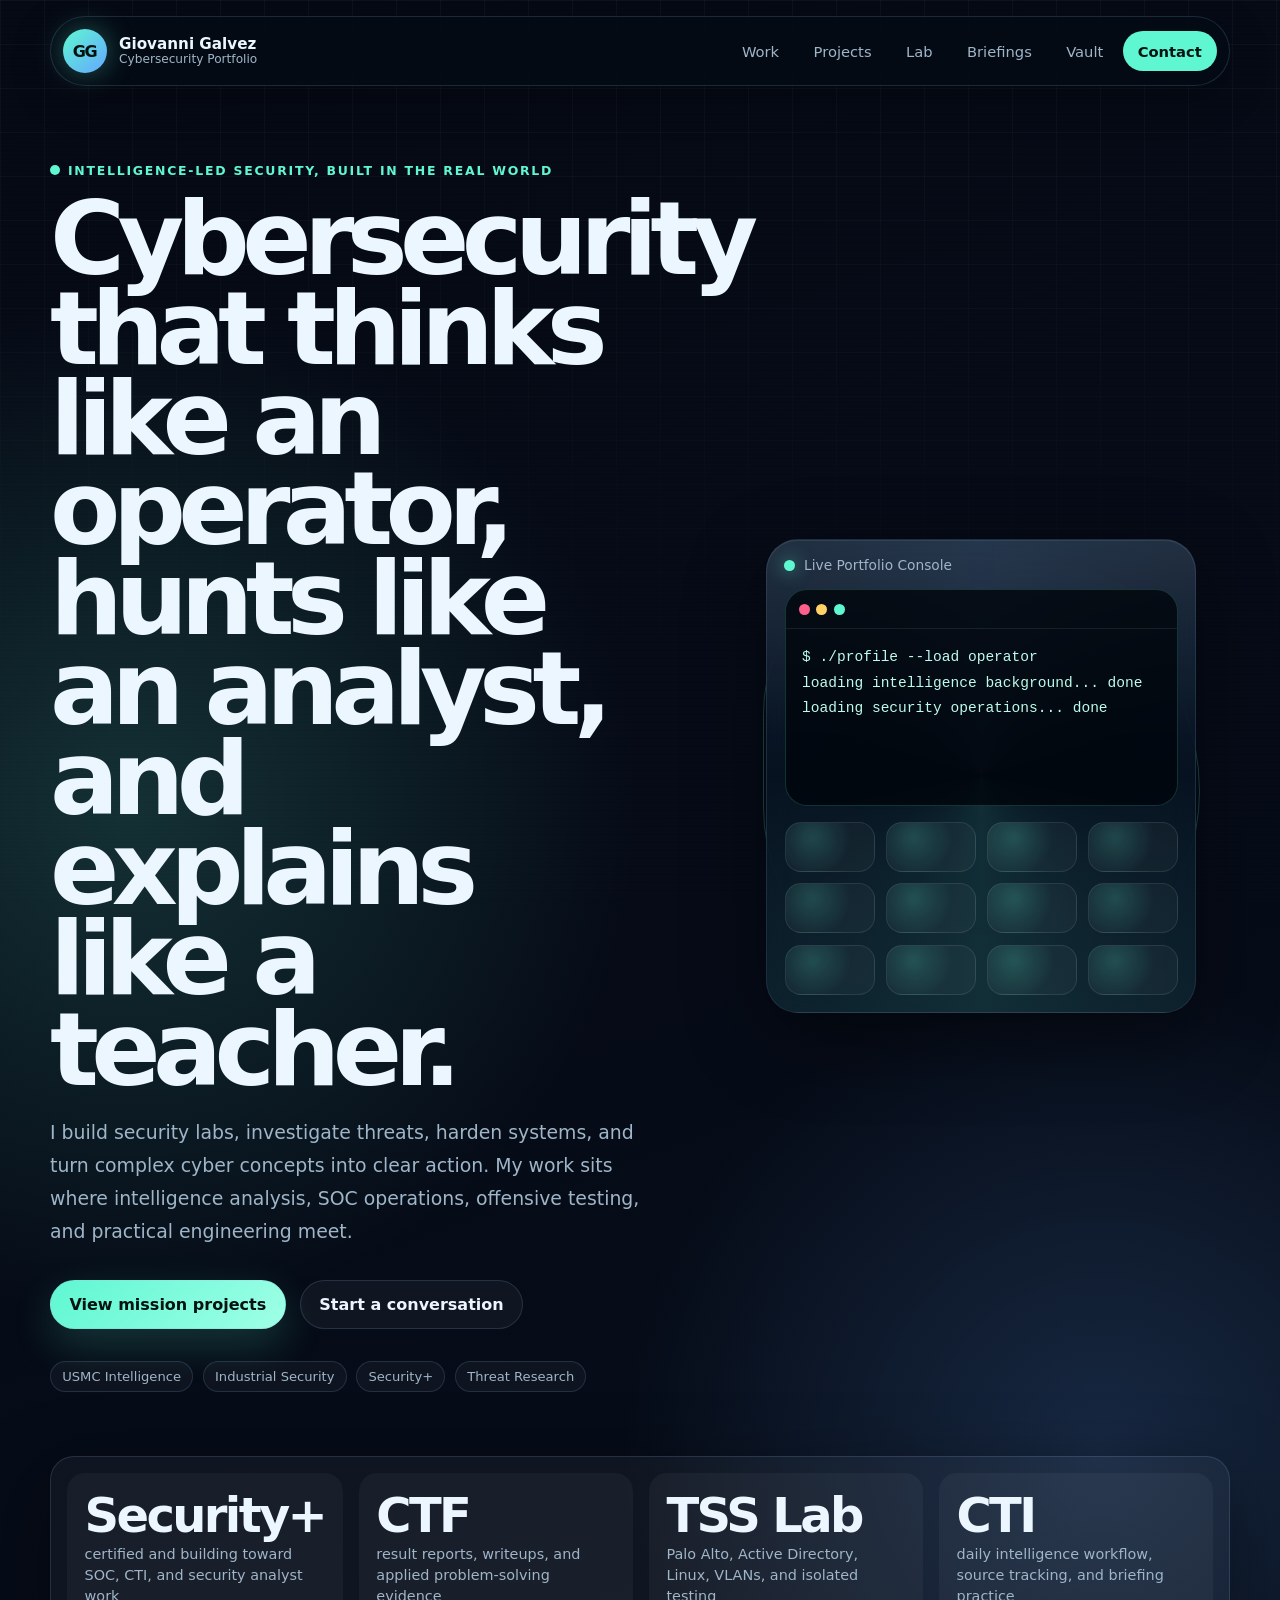
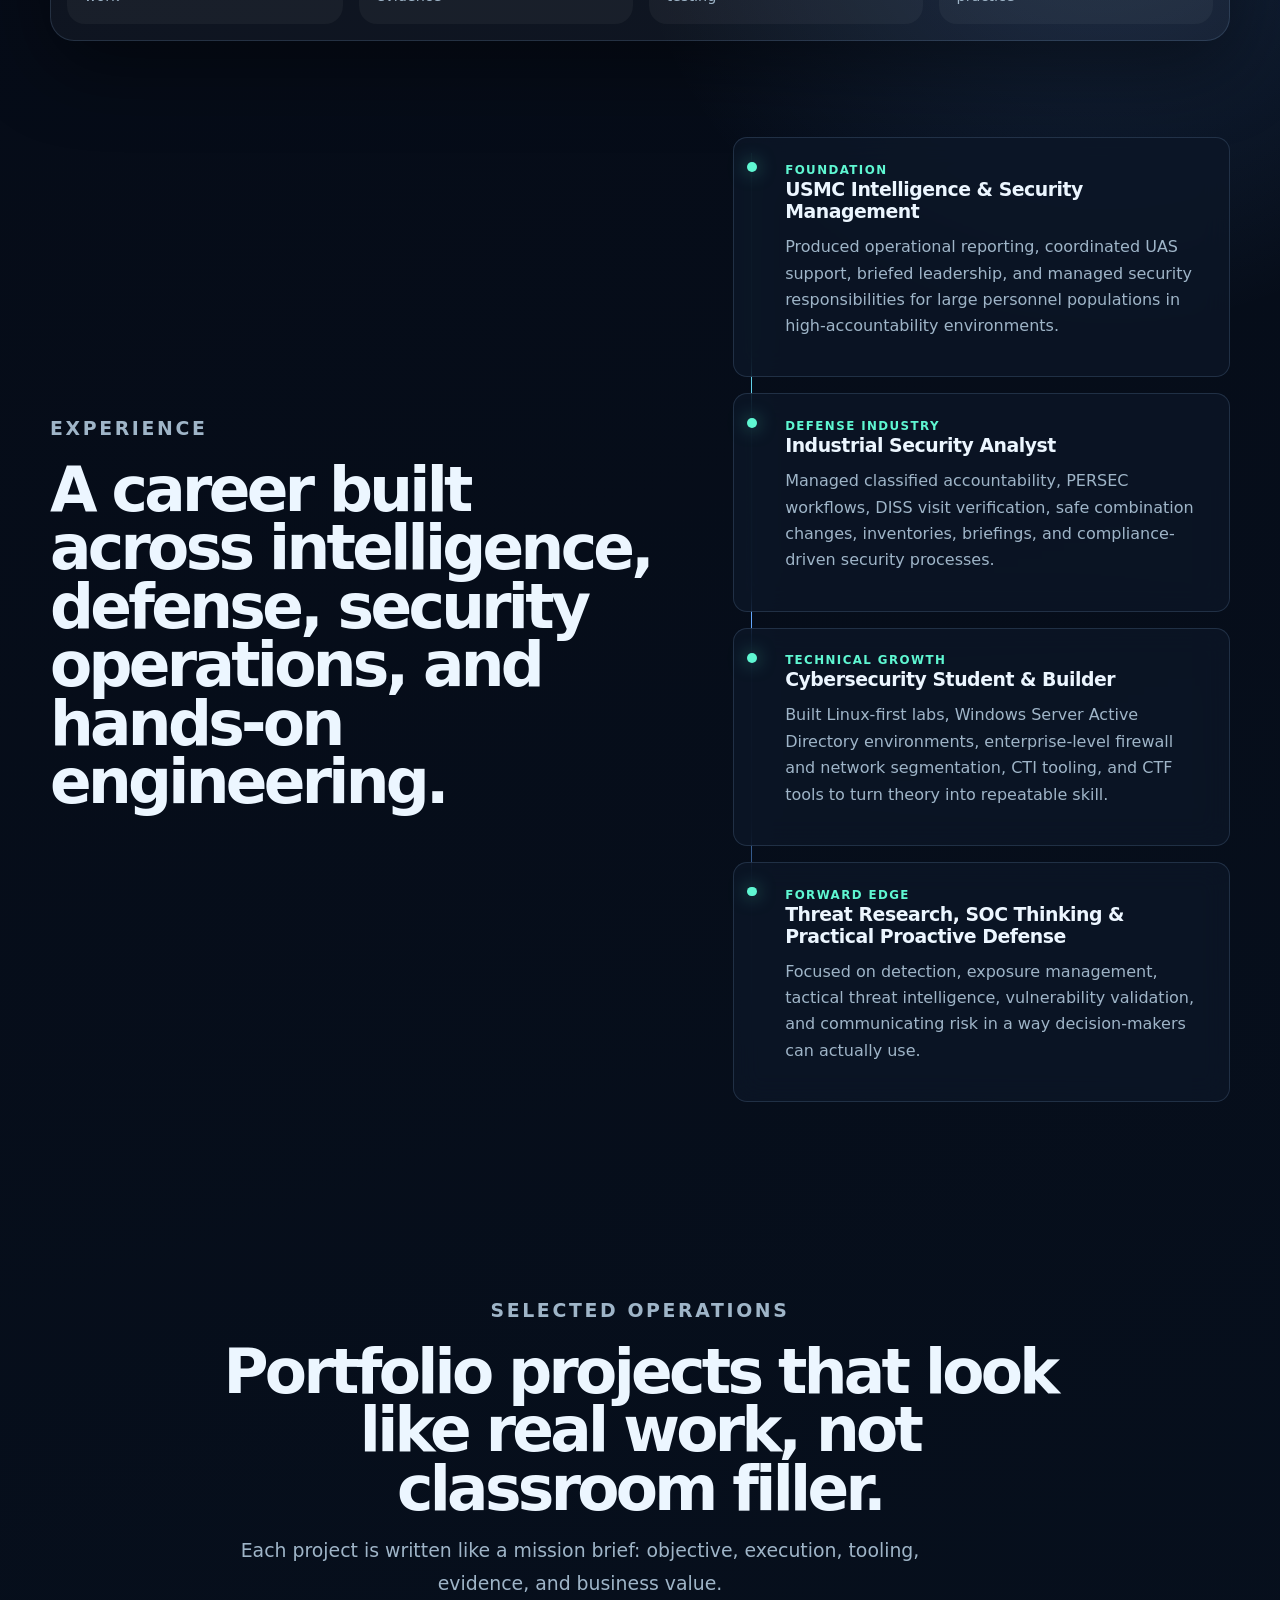
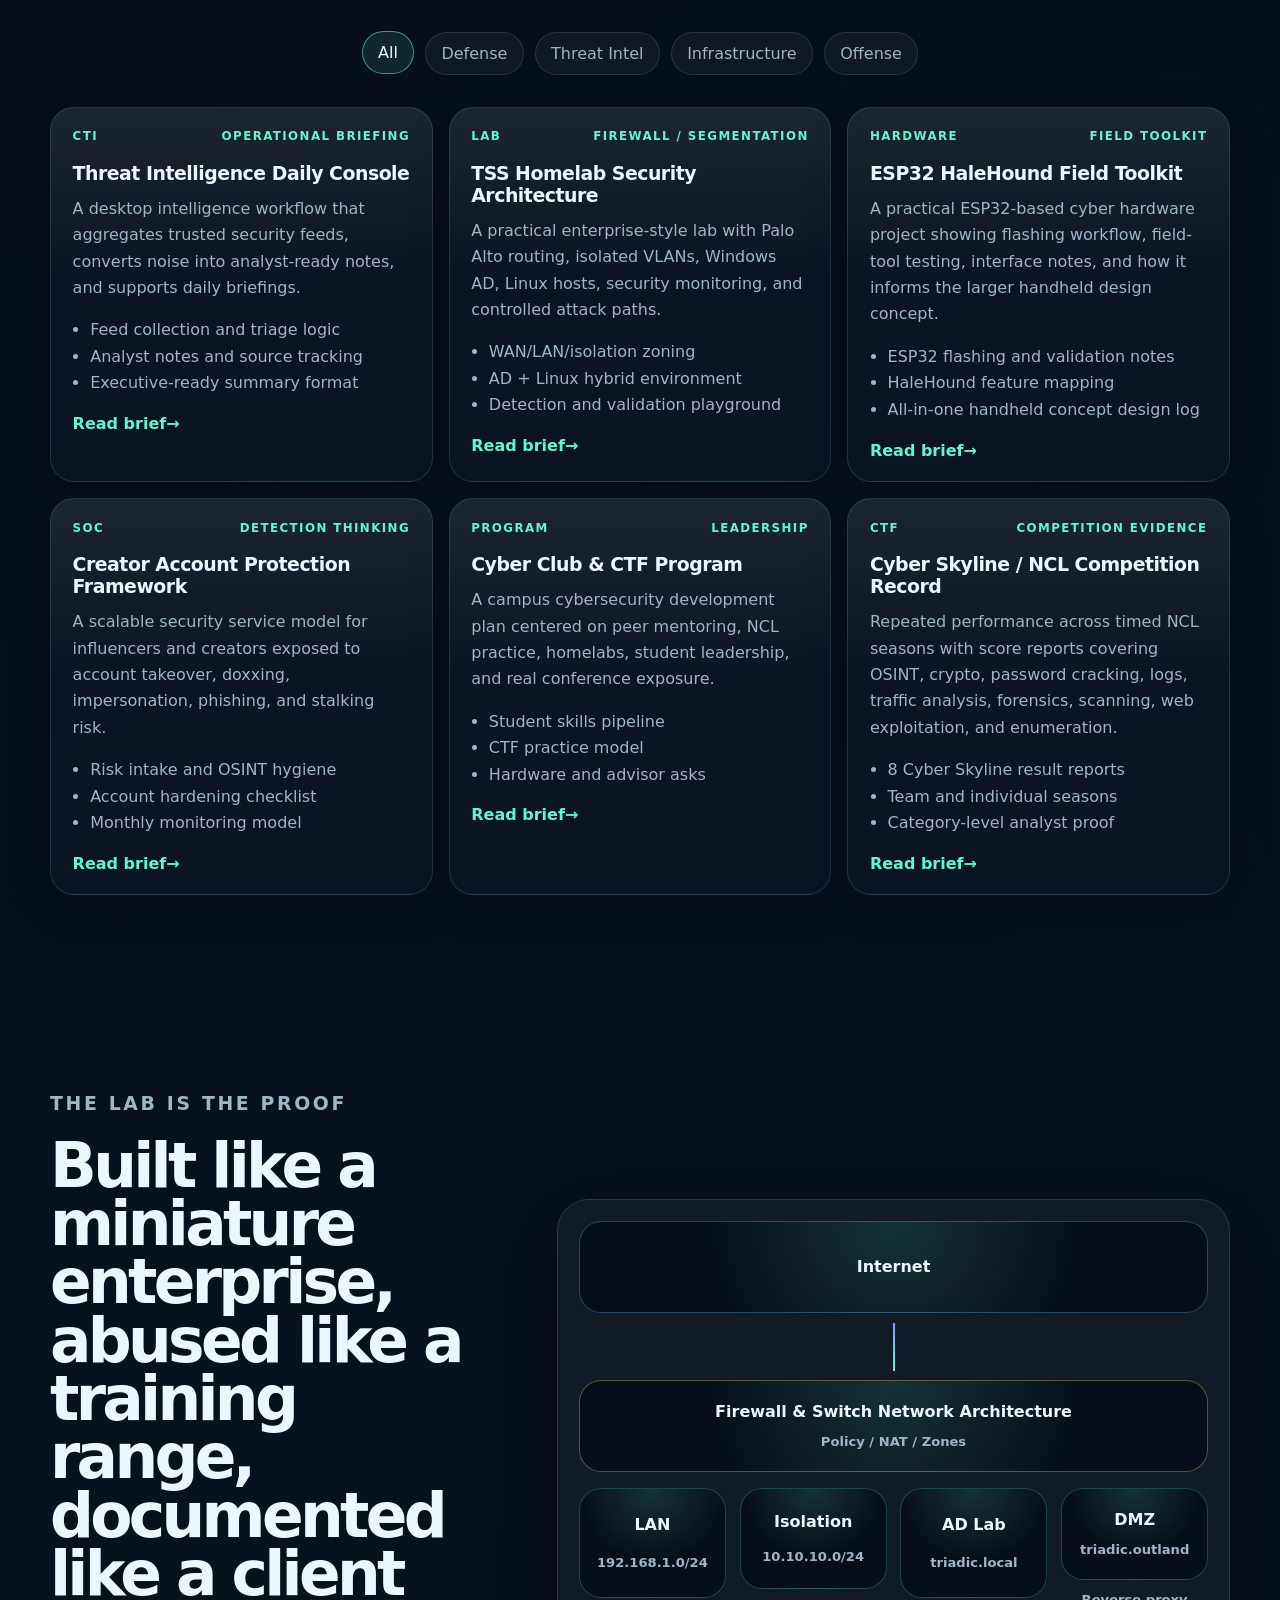
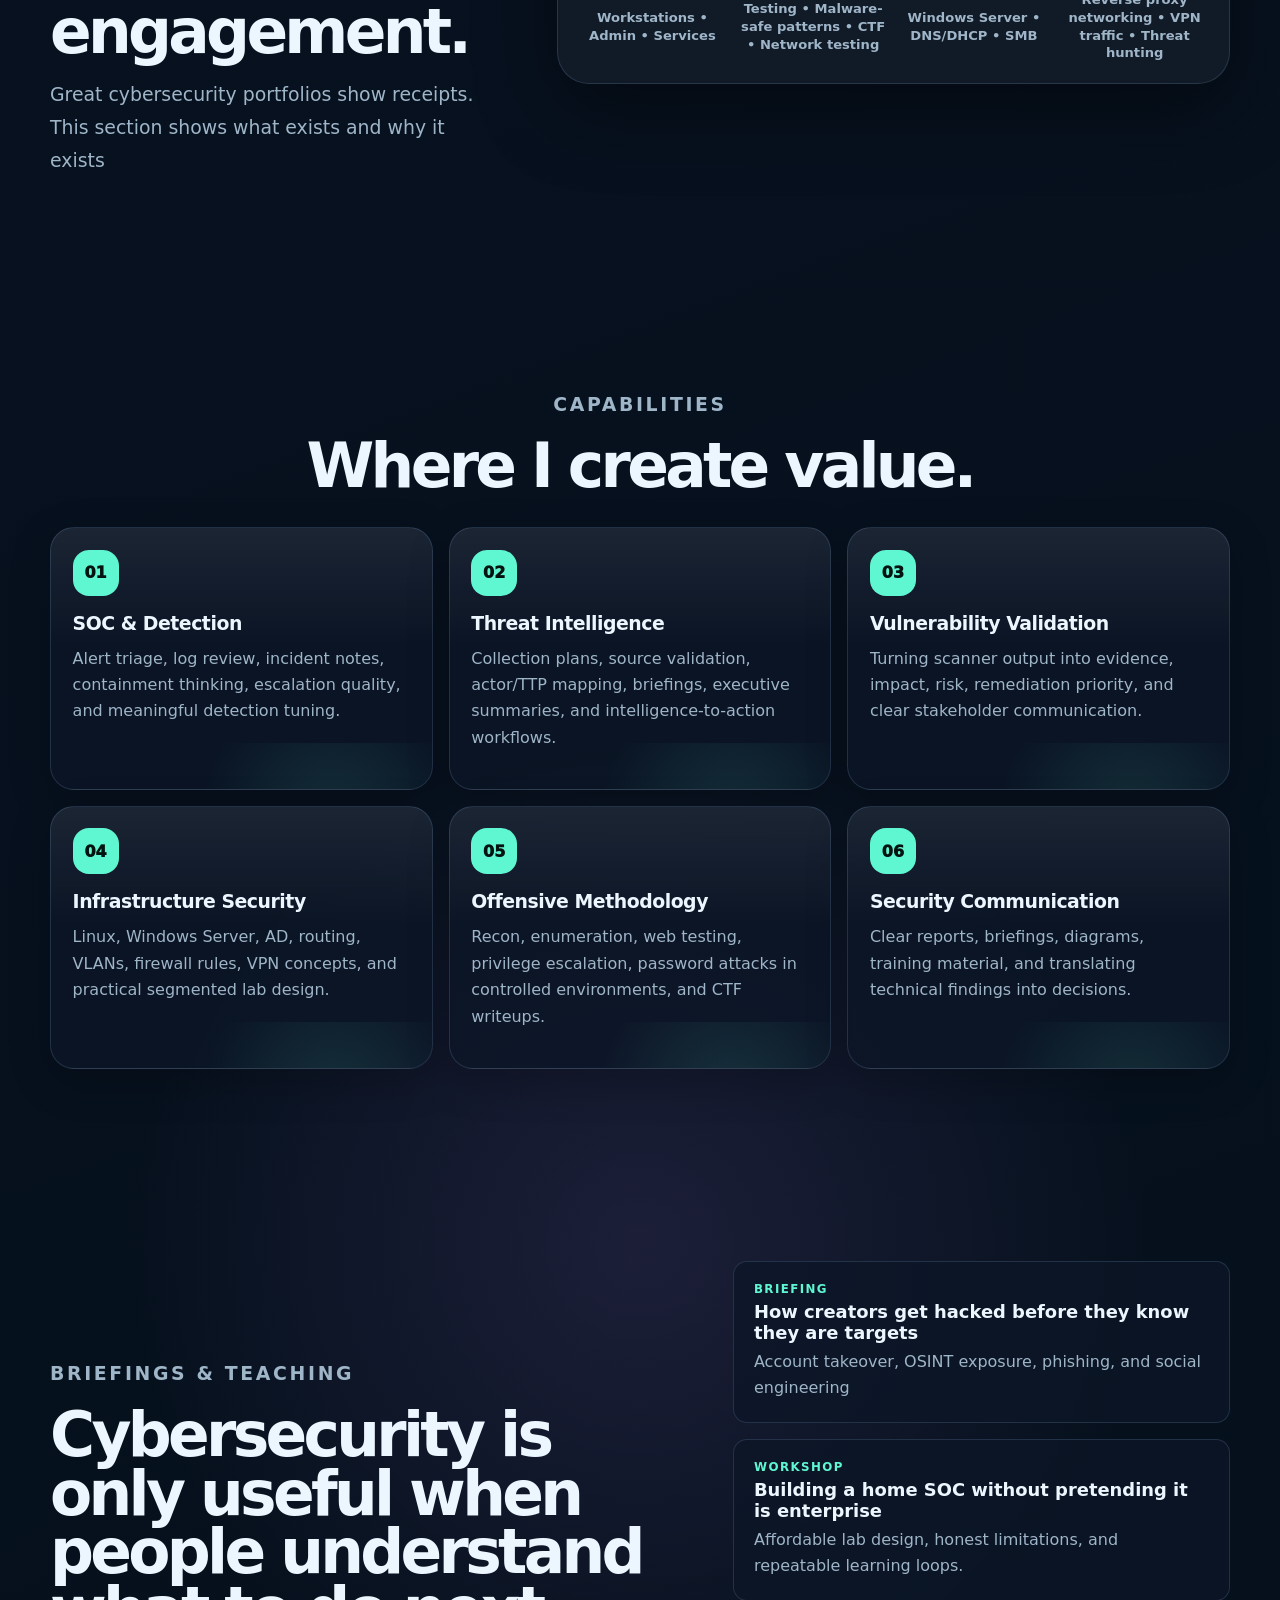
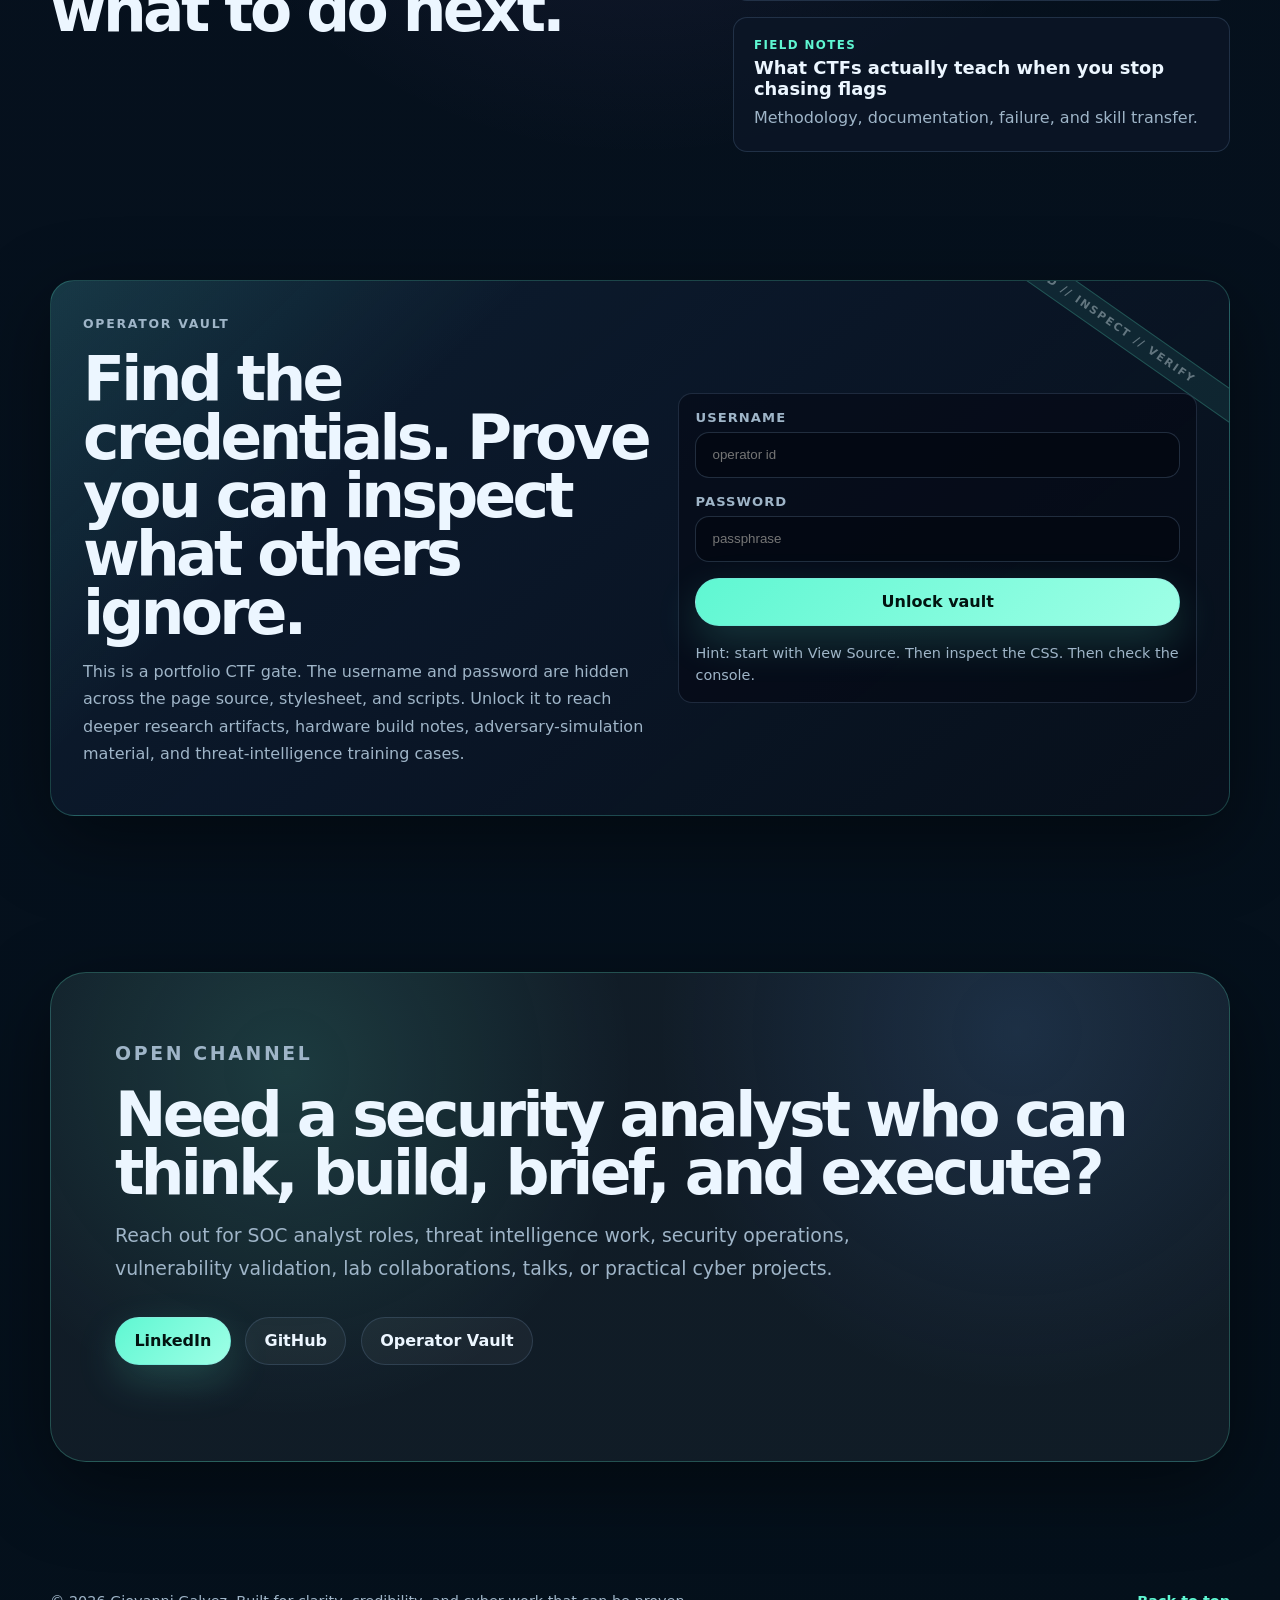
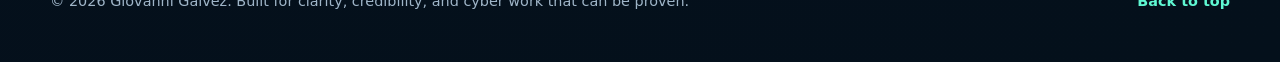
<file: index.html>
<!doctype html>
<html lang="en">
<head>
  <meta charset="utf-8" />
  <meta name="viewport" content="width=device-width, initial-scale=1" />
  <meta name="description" content="Cybersecurity portfolio for Giovanni Galvez — intelligence, security operations, threat research, homelab engineering, and practical defense projects." />
  <meta name="theme-color" content="#07111f" />
  <title>Giovanni Galvez | Cybersecurity Portfolio</title>
  <link rel="icon" href="assets/favicon.svg" type="image/svg+xml" />
  <link rel="stylesheet" href="style.css" />
</head>
<body>
  <a class="skip-link" href="#main">Skip to content</a>

  <div class="site-shell">
    <header class="site-header" data-reveal>
      <a class="brand" href="#top" aria-label="Giovanni Galvez home">
        <span class="brand-mark" aria-hidden="true">GG</span>
        <span class="brand-copy">
          <span class="brand-name">Giovanni Galvez</span>
          <span class="brand-line">Cybersecurity Portfolio</span>
        </span>
      </a>

      <button class="nav-toggle" type="button" aria-expanded="false" aria-controls="site-nav">
        <span class="sr-only">Open navigation</span>
        <span></span><span></span><span></span>
      </button>

      <nav id="site-nav" class="site-nav" aria-label="Primary navigation">
        <a href="#work">Work</a>
        <a href="#projects">Projects</a>
        <a href="#lab">Lab</a>
        <a href="#writing">Briefings</a>
        <a href="#vault">Vault</a>
        <a href="#contact" class="nav-cta">Contact</a>
      </nav>
    </header>

    <main id="main">
      <section id="top" class="hero section-grid">
        <div class="hero-copy" data-reveal>
          <p class="eyebrow"><span class="pulse-dot"></span> Intelligence-led security, built in the real world</p>
          <h1>Cybersecurity that thinks like an operator, hunts like an analyst, and explains like a teacher.</h1>
          <p class="hero-lede">
            I build security labs, investigate threats, harden systems, and turn complex cyber concepts into clear action. My work sits where intelligence analysis, SOC operations, offensive testing, and practical engineering meet.
          </p>
          <div class="hero-actions">
            <a class="button button-primary" href="#projects">View mission projects</a>
            <a class="button button-ghost" href="#contact">Start a conversation</a>
          </div>
          <div class="trust-row" aria-label="Professional highlights">
            <span>USMC Intelligence</span>
            <span>Industrial Security</span>
            <span>Security+</span>
            <span>Threat Research</span>
          </div>
        </div>

        <div class="hero-panel" data-reveal>
          <div class="orbital-card">
            <div class="orbit orbit-one"></div>
            <div class="orbit orbit-two"></div>
            <div class="operator-card">
              <div class="operator-topline">
                <span class="status-light"></span>
                <span>Live Portfolio Console</span>
              </div>
              <div class="terminal-window" aria-label="Portfolio terminal animation">
                <div class="terminal-bar">
                  <span></span><span></span><span></span>
                </div>
                <pre id="terminal-output">$ ./profile --load operator
loading intelligence background... done
loading security operations... done
loading project evidence... done
ready.
<!-- hint: source rarely lies -->
</pre>
              </div>
              <div class="signal-grid" aria-hidden="true">
                <span></span><span></span><span></span><span></span>
                <span></span><span></span><span></span><span></span>
                <span></span><span></span><span></span><span></span>
              </div>
            </div>
          </div>
        </div>
      </section>

      <section class="metrics strip" aria-label="Current focus areas" data-reveal>
        <article>
          <strong>Security+</strong>
          <span>certified and building toward SOC, CTI, and security analyst work</span>
        </article>
        <article>
          <strong>CTF</strong>
          <span>result reports, writeups, and applied problem-solving evidence</span>
        </article>
        <article>
          <strong>TSS Lab</strong>
          <span>Palo Alto, Active Directory, Linux, VLANs, and isolated testing</span>
        </article>
        <article>
          <strong>CTI</strong>
          <span>daily intelligence workflow, source tracking, and briefing practice</span>
        </article>
      </section>

      <section id="work" class="section section-grid work-section">
        <div class="section-heading" data-reveal>
          <p class="eyebrow">Experience</p>
          <h2>A career built across intelligence, defense, security operations, and hands-on engineering.</h2>
        </div>
        <div class="timeline" data-reveal>
          <article class="timeline-item">
            <span class="timeline-kicker">Foundation</span>
            <h3>USMC Intelligence & Security Management</h3>
            <p>Produced operational reporting, coordinated UAS support, briefed leadership, and managed security responsibilities for large personnel populations in high-accountability environments.</p>
          </article>
          <article class="timeline-item">
            <span class="timeline-kicker">Defense Industry</span>
            <h3>Industrial Security Analyst</h3>
            <p>Managed classified accountability, PERSEC workflows, DISS visit verification, safe combination changes, inventories, briefings, and compliance-driven security processes.</p>
          </article>
          <article class="timeline-item">
            <span class="timeline-kicker">Technical Growth</span>
            <h3>Cybersecurity Student & Builder</h3>
            <p>Built Linux-first labs, Windows Server Active Directory environments, enterprise-level firewall and network segmentation, CTI tooling, and CTF tools to turn theory into repeatable skill.</p>
          </article>
          <article class="timeline-item">
            <span class="timeline-kicker">Forward Edge</span>
            <h3>Threat Research, SOC Thinking & Practical Proactive Defense</h3>
            <p>Focused on detection, exposure management, tactical threat intelligence, vulnerability validation, and communicating risk in a way decision-makers can actually use.</p>
          </article>
        </div>
      </section>

      <section id="projects" class="section projects-section">
        <div class="section-heading narrow" data-reveal>
          <p class="eyebrow">Selected operations</p>
          <h2>Portfolio projects that look like real work, not classroom filler.</h2>
          <p>Each project is written like a mission brief: objective, execution, tooling, evidence, and business value.</p>
        </div>

        <div class="project-filters" data-reveal aria-label="Project filters">
          <button class="chip is-active" data-filter="all">All</button>
          <button class="chip" data-filter="defense">Defense</button>
          <button class="chip" data-filter="cti">Threat Intel</button>
          <button class="chip" data-filter="infra">Infrastructure</button>
          <button class="chip" data-filter="offense">Offense</button>
        </div>

        <div class="project-grid" data-reveal>
          <article class="project-card" data-category="cti defense">
            <div class="card-topline"><span>CTI</span><span>Operational Briefing</span></div>
            <h3>Threat Intelligence Daily Console</h3>
            <p>A desktop intelligence workflow that aggregates trusted security feeds, converts noise into analyst-ready notes, and supports daily briefings.</p>
            <ul>
              <li>Feed collection and triage logic</li>
              <li>Analyst notes and source tracking</li>
              <li>Executive-ready summary format</li>
            </ul>
            <button class="text-button" data-modal="cti-console">Read brief</button>
          </article>

          <article class="project-card" data-category="infra defense">
            <div class="card-topline"><span>Lab</span><span>Firewall / Segmentation</span></div>
            <h3>TSS Homelab Security Architecture</h3>
            <p>A practical enterprise-style lab with Palo Alto routing, isolated VLANs, Windows AD, Linux hosts, security monitoring, and controlled attack paths.</p>
            <ul>
              <li>WAN/LAN/isolation zoning</li>
              <li>AD + Linux hybrid environment</li>
              <li>Detection and validation playground</li>
            </ul>
            <button class="text-button" data-modal="tss-lab">Read brief</button>
          </article>

          <article class="project-card" data-category="offense infra">
            <div class="card-topline"><span>Hardware</span><span>Field Toolkit</span></div>
            <h3>ESP32 HaleHound Field Toolkit</h3>
            <p>A practical ESP32-based cyber hardware project showing flashing workflow, field-tool testing, interface notes, and how it informs the larger handheld design concept.</p>
            <ul>
              <li>ESP32 flashing and validation notes</li>
              <li>HaleHound feature mapping</li>
              <li>All-in-one handheld concept design log</li>
            </ul>
            <button class="text-button" data-modal="halehound">Read brief</button>
          </article>

          <article class="project-card" data-category="defense cti">
            <div class="card-topline"><span>SOC</span><span>Detection Thinking</span></div>
            <h3>Creator Account Protection Framework</h3>
            <p>A scalable security service model for influencers and creators exposed to account takeover, doxxing, impersonation, phishing, and stalking risk.</p>
            <ul>
              <li>Risk intake and OSINT hygiene</li>
              <li>Account hardening checklist</li>
              <li>Monthly monitoring model</li>
            </ul>
            <button class="text-button" data-modal="creator-shield">Read brief</button>
          </article>

          <article class="project-card" data-category="infra defense">
            <div class="card-topline"><span>Program</span><span>Leadership</span></div>
            <h3>Cyber Club & CTF Program</h3>
            <p>A campus cybersecurity development plan centered on peer mentoring, NCL practice, homelabs, student leadership, and real conference exposure.</p>
            <ul>
              <li>Student skills pipeline</li>
              <li>CTF practice model</li>
              <li>Hardware and advisor asks</li>
            </ul>
            <button class="text-button" data-modal="campus-program">Read brief</button>
          </article>

          <article class="project-card" data-category="offense defense">
            <div class="card-topline"><span>CTF</span><span>Competition Evidence</span></div>
            <h3>Cyber Skyline / NCL Competition Record</h3>
            <p>Repeated performance across timed NCL seasons with score reports covering OSINT, crypto, password cracking, logs, traffic analysis, forensics, scanning, web exploitation, and enumeration.</p>
            <ul>
              <li>8 Cyber Skyline result reports</li>
              <li>Team and individual seasons</li>
              <li>Category-level analyst proof</li>
            </ul>
            <button class="text-button" data-modal="ctf-notes">Read brief</button>
          </article>
        </div>
      </section>

      <section id="lab" class="section lab-section section-grid">
        <div class="section-heading" data-reveal>
          <p class="eyebrow">The lab is the proof</p>
          <h2>Built like a miniature enterprise, abused like a training range, documented like a client engagement.</h2>
          <p>Great cybersecurity portfolios show receipts. This section shows what exists and why it exists</p>
        </div>
        <div class="lab-map" data-reveal aria-label="Homelab architecture diagram">
          <div class="map-node internet">Internet</div>
          <div class="map-line"></div>
          <div class="map-node firewall">Firewall & Switch Network Architecture<br><span>Policy / NAT / Zones</span></div>
          <div class="map-branches">
            <div class="branch">
              <div class="map-node">LAN<br><span>192.168.1.0/24</span></div>
              <small>Workstations • Admin • Services</small>
            </div>
            <div class="branch">
              <div class="map-node">Isolation<br><span>10.10.10.0/24</span></div>
              <small>Testing • Malware-safe patterns • CTF • Network testing</small>
            </div>
            <div class="branch">
              <div class="map-node">AD Lab<br><span>triadic.local</span></div>
              <small>Windows Server • DNS/DHCP • SMB</small>
            </div>
            <div class="branch">
              <div class="map-node">DMZ<br><span>triadic.outland</span></div>
              <small>Reverse proxy networking • VPN traffic • Threat hunting</small>
            </div>
          </div>
        </div>
      </section>

      <section id="capabilities" class="section capabilities-section">
        <div class="section-heading narrow" data-reveal>
          <p class="eyebrow">Capabilities</p>
          <h2>Where I create value.</h2>
        </div>
        <div class="capability-grid" data-reveal>
          <article>
            <span class="cap-icon">01</span>
            <h3>SOC & Detection</h3>
            <p>Alert triage, log review, incident notes, containment thinking, escalation quality, and meaningful detection tuning.</p>
          </article>
          <article>
            <span class="cap-icon">02</span>
            <h3>Threat Intelligence</h3>
            <p>Collection plans, source validation, actor/TTP mapping, briefings, executive summaries, and intelligence-to-action workflows.</p>
          </article>
          <article>
            <span class="cap-icon">03</span>
            <h3>Vulnerability Validation</h3>
            <p>Turning scanner output into evidence, impact, risk, remediation priority, and clear stakeholder communication.</p>
          </article>
          <article>
            <span class="cap-icon">04</span>
            <h3>Infrastructure Security</h3>
            <p>Linux, Windows Server, AD, routing, VLANs, firewall rules, VPN concepts, and practical segmented lab design.</p>
          </article>
          <article>
            <span class="cap-icon">05</span>
            <h3>Offensive Methodology</h3>
            <p>Recon, enumeration, web testing, privilege escalation, password attacks in controlled environments, and CTF writeups.</p>
          </article>
          <article>
            <span class="cap-icon">06</span>
            <h3>Security Communication</h3>
            <p>Clear reports, briefings, diagrams, training material, and translating technical findings into decisions.</p>
          </article>
        </div>
      </section>

      <section id="writing" class="section writing-section section-grid">
        <div class="section-heading" data-reveal>
          <p class="eyebrow">Briefings & teaching</p>
          <h2>Cybersecurity is only useful when people understand what to do next.</h2>
        </div>
        <div class="briefing-list" data-reveal>
          <a href="#contact">
            <span>Briefing</span>
            <strong>How creators get hacked before they know they are targets</strong>
            <em>Account takeover, OSINT exposure, phishing, and social engineering</em>
          </a>
          <a href="#contact">
            <span>Workshop</span>
            <strong>Building a home SOC without pretending it is enterprise</strong>
            <em>Affordable lab design, honest limitations, and repeatable learning loops.</em>
          </a>
          <a href="#contact">
            <span>Field Notes</span>
            <strong>What CTFs actually teach when you stop chasing flags</strong>
            <em>Methodology, documentation, failure, and skill transfer.</em>
          </a>
        </div>
      </section>


      <!--
        OPERATOR VAULT CTF CLUE 01/03:
        The username is the brand plus the role, lowercase, joined by an underscore.
        brand = TSS. role = operator.
      -->
      <section id="vault" class="section vault-section" data-reveal>
        <div class="vault-card">
          <div class="vault-copy">
            <p class="eyebrow">Operator Vault</p>
            <h2>Find the credentials. Prove you can inspect what others ignore.</h2>
            <p>
              This is a portfolio CTF gate. The username and password are hidden across the page source, stylesheet, and scripts. Unlock it to reach deeper research artifacts, hardware build notes, adversary-simulation material, and threat-intelligence training cases.
            </p>
          </div>

          <form class="vault-login" id="vault-login-form" autocomplete="off" data-vault-form>
            <label>
              <span>Username</span>
              <input id="vault-username" name="username" type="text" placeholder="operator id" required />
            </label>
            <label>
              <span>Password</span>
              <input id="vault-password" name="password" type="password" placeholder="passphrase" required data-clue="CTF clue 02/03: the second half starts after receipts_or" />
            </label>
            <button class="button button-primary" type="submit">Unlock vault</button>
            <p class="vault-message" id="vault-message" role="status" aria-live="polite">Hint: start with View Source. Then inspect the CSS. Then check the console.</p>
          </form>

          <div class="vault-unlocked" id="vault-unlocked" hidden>
            <div>
              <span class="status-light"></span>
              <strong>Vault unlocked</strong>
              <p>Session access granted. Open the proof locker.</p>
            </div>
            <a class="button button-ghost" href="vault/">Enter vault</a>
          </div>
        </div>
      </section>

      <section id="contact" class="section contact-section" data-reveal>
        <div class="contact-card">
          <p class="eyebrow">Open channel</p>
          <h2>Need a security analyst who can think, build, brief, and execute?</h2>
          <p>Reach out for SOC analyst roles, threat intelligence work, security operations, vulnerability validation, lab collaborations, talks, or practical cyber projects.</p>
          <div class="contact-actions">
            <a class="button button-primary" href="https://www.linkedin.com/in/giovanniagalvez" target="_blank" rel="noreferrer">LinkedIn</a>
            <a class="button button-ghost" href="https://github.com/giiogalvez" target="_blank" rel="noreferrer">GitHub</a>
            <a class="button button-ghost" href="#vault">Operator Vault</a>
          </div>
        </div>
      </section>
    </main>

    <footer class="site-footer">
      <p>© <span id="year"></span> Giovanni Galvez. Built for clarity, credibility, and cyber work that can be proven.</p>
      <a href="#top">Back to top</a>
    </footer>
  </div>

  <div class="modal" id="project-modal" role="dialog" aria-modal="true" aria-hidden="true" aria-labelledby="modal-title">
    <div class="modal-backdrop" data-close-modal></div>
    <div class="modal-panel" role="document">
      <button class="modal-close" type="button" data-close-modal aria-label="Close modal">×</button>
      <p class="eyebrow" id="modal-kicker">Project brief</p>
      <h2 id="modal-title">Project title</h2>
      <p id="modal-body">Project body</p>
      <div class="modal-meta" id="modal-meta"></div>
      <div class="modal-evidence" id="modal-evidence" aria-label="Project evidence"></div>
      <div class="modal-actions" id="modal-actions"></div>
    </div>
  </div>

  <script src="app.js"></script>
  <script src="vault.js"></script>
</body>
</html>
</file>
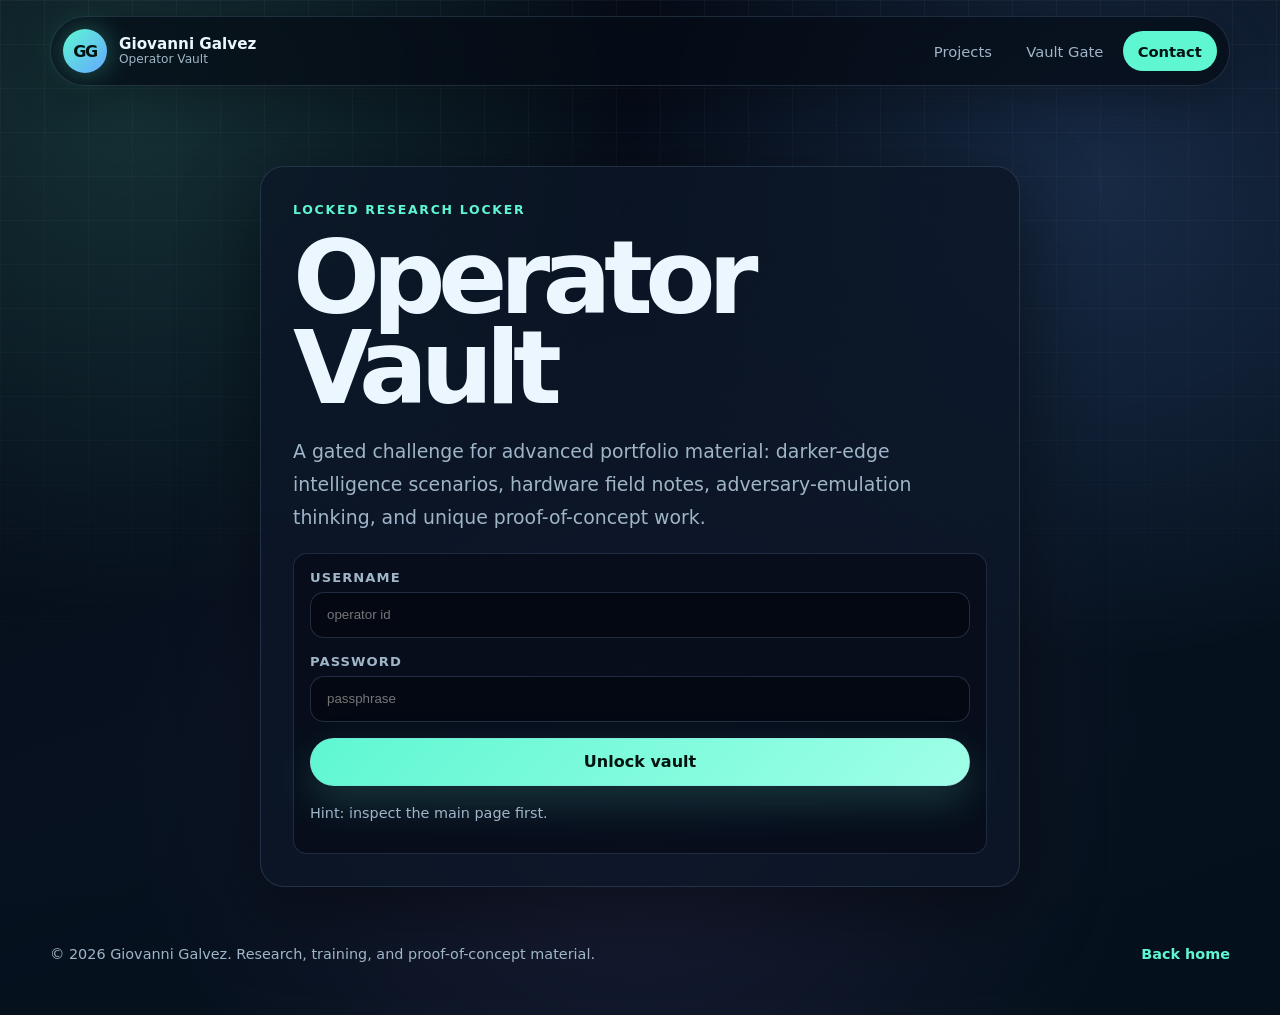
<file: vault/index.html>
<!doctype html>
<html lang="en">
<head>
  <meta charset="utf-8" />
  <meta name="viewport" content="width=device-width, initial-scale=1" />
  <meta name="description" content="Operator Vault for Giovanni Galvez cybersecurity portfolio research artifacts and advanced training material." />
  <meta name="theme-color" content="#07111f" />
  <title>Operator Vault | Giovanni Galvez</title>
  <link rel="icon" href="../assets/favicon.svg" type="image/svg+xml" />
  <link rel="stylesheet" href="../style.css" />
</head>
<body class="vault-page">
  <div class="site-shell">
    <header class="site-header">
      <a class="brand" href="../index.html#top" aria-label="Giovanni Galvez home">
        <span class="brand-mark" aria-hidden="true">GG</span>
        <span class="brand-copy">
          <span class="brand-name">Giovanni Galvez</span>
          <span class="brand-line">Operator Vault</span>
        </span>
      </a>
      <nav class="site-nav" aria-label="Vault navigation">
        <a href="../index.html#projects">Projects</a>
        <a href="../index.html#vault">Vault Gate</a>
        <a href="../index.html#contact" class="nav-cta">Contact</a>
      </nav>
    </header>

    <main>
      <section class="vault-hero">
        <div class="vault-lock-panel" data-vault-locked>
          <p class="eyebrow">Locked research locker</p>
          <h1>Operator Vault</h1>
          <p class="hero-lede">A gated challenge for advanced portfolio material: darker-edge intelligence scenarios, hardware field notes, adversary-emulation thinking, and unique proof-of-concept work.</p>
          <form class="vault-login" autocomplete="off" data-vault-form>
            <label>
              <span>Username</span>
              <input name="username" type="text" placeholder="operator id" required />
            </label>
            <label>
              <span>Password</span>
              <input name="password" type="password" placeholder="passphrase" required />
            </label>
            <button class="button button-primary" type="submit">Unlock vault</button>
            <p class="vault-message" role="status" aria-live="polite">Hint: inspect the main page first.</p>
          </form>
        </div>

        <div class="vault-content-panel" data-vault-unlocked hidden>
          <p class="eyebrow">Access granted</p>
          <h1>Research Locker</h1>
          <p class="hero-lede">This area is for the material that benefits from a challenge gate: unconventional research, controlled simulations, field builds, and deeper technical notes.</p>

          <div class="vault-report-grid">
            <a class="vault-report-card" href="reports/dark-web-training.html">
              <span>Threat Intel</span>
              <h3>Dark Web Threat Intel Training</h3>
              <p>A simulated analyst case covering OPSEC, collection discipline, source confidence, intelligence gaps, and stakeholder reporting.</p>
              <em>Open case →</em>
            </a>

            <a class="vault-report-card" href="reports/halehound-build-log.html">
              <span>Hardware</span>
              <h3>ESP32 HaleHound Field Notes</h3>
              <p>Build thinking, flashing workflow, validation notes, limitations, and how the device informs the larger handheld concept.</p>
              <em>Open notes →</em>
            </a>

            <a class="vault-report-card" href="reports/tss-lab-evidence.html">
              <span>Adversary Lab</span>
              <h3>TSS Controlled Attack Range</h3>
              <p>Segmented lab architecture, attack-path design, detection logic, and how the range supports repeatable security testing.</p>
              <em>Open range →</em>
            </a>

            <a class="vault-report-card" href="reports/creator-shield-poc.html">
              <span>ATO Simulation</span>
              <h3>Creator Shield Proof of Concept</h3>
              <p>Account-takeover risk modeling, exposure reduction, incident prep, and service delivery design for public-facing creators.</p>
              <em>Open PoC →</em>
            </a>
          </div>
        </div>
      </section>
    </main>

    <footer class="site-footer">
      <p>© <span id="year">2026</span> Giovanni Galvez. Research, training, and proof-of-concept material.</p>
      <a href="../index.html#top">Back home</a>
    </footer>
  </div>

  <script src="../vault.js"></script>
</body>
</html>
</file>
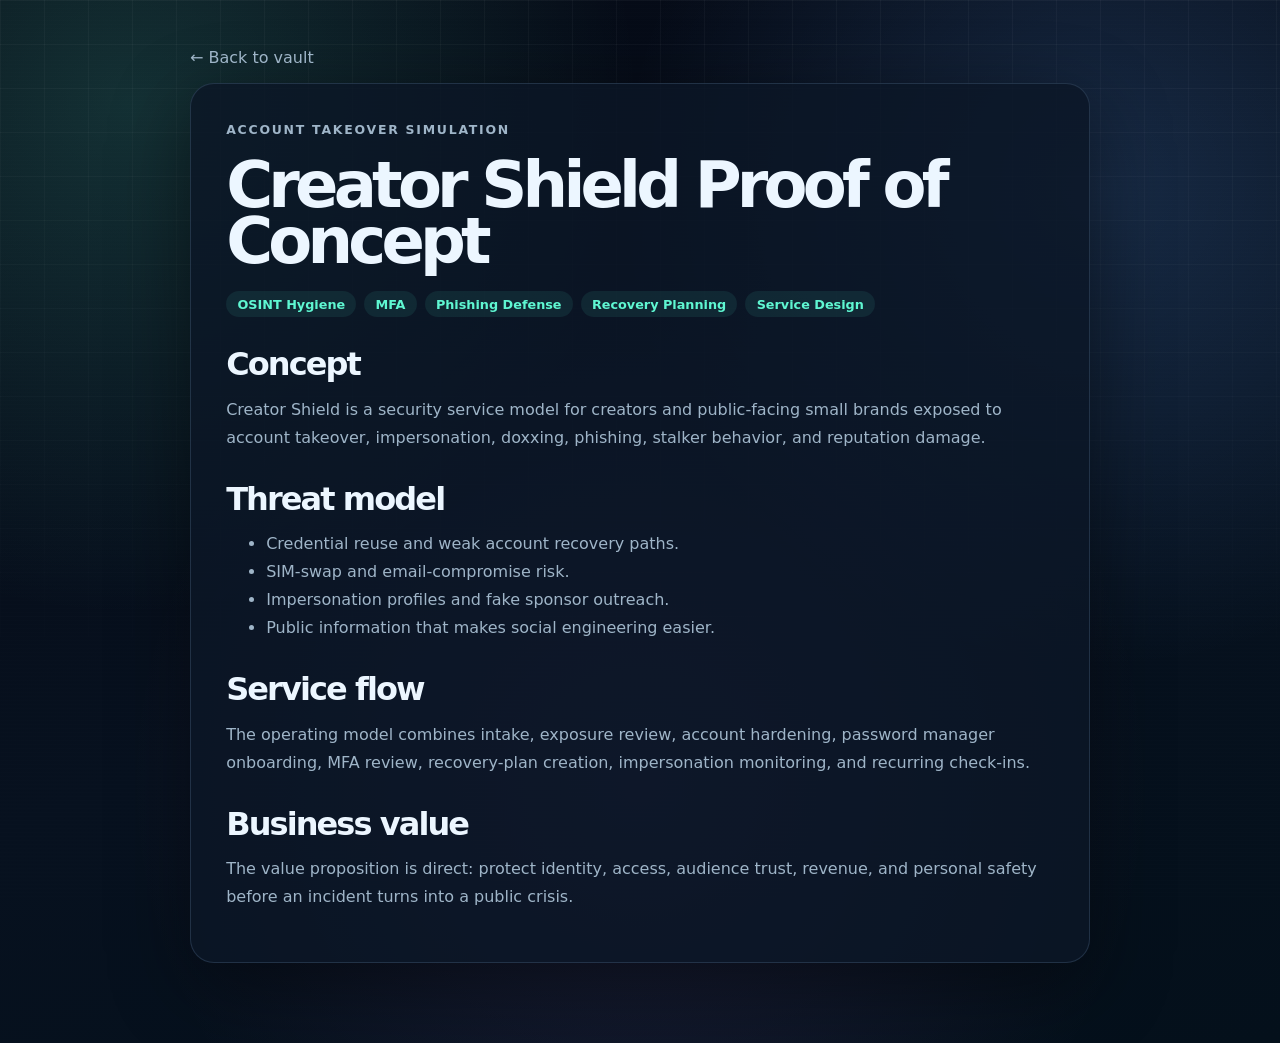
<file: vault/reports/creator-shield-poc.html>
<!doctype html>
<html lang="en">
<head>
  <meta charset="utf-8" />
  <meta name="viewport" content="width=device-width, initial-scale=1" />
  <meta name="theme-color" content="#07111f" />
  <title>Creator Shield Proof of Concept | Operator Vault</title>
  <link rel="icon" href="../../assets/favicon.svg" type="image/svg+xml" />
  <link rel="stylesheet" href="../../style.css" />
</head>
<body class="report-page">
  <main class="report-shell">
    <a class="back-link" href="../">← Back to vault</a>
    <article class="report-card">
      <p class="eyebrow">Account Takeover Simulation</p>
      <h1>Creator Shield Proof of Concept</h1>
      <div class="report-meta"><span>OSINT Hygiene</span><span>MFA</span><span>Phishing Defense</span><span>Recovery Planning</span><span>Service Design</span></div>

      <h2>Concept</h2>
      <p>Creator Shield is a security service model for creators and public-facing small brands exposed to account takeover, impersonation, doxxing, phishing, stalker behavior, and reputation damage.</p>

      <h2>Threat model</h2>
      <ul>
        <li>Credential reuse and weak account recovery paths.</li>
        <li>SIM-swap and email-compromise risk.</li>
        <li>Impersonation profiles and fake sponsor outreach.</li>
        <li>Public information that makes social engineering easier.</li>
      </ul>

      <h2>Service flow</h2>
      <p>The operating model combines intake, exposure review, account hardening, password manager onboarding, MFA review, recovery-plan creation, impersonation monitoring, and recurring check-ins.</p>

      <h2>Business value</h2>
      <p>The value proposition is direct: protect identity, access, audience trust, revenue, and personal safety before an incident turns into a public crisis.</p>
    </article>
  </main>
</body>
</html>
</file>
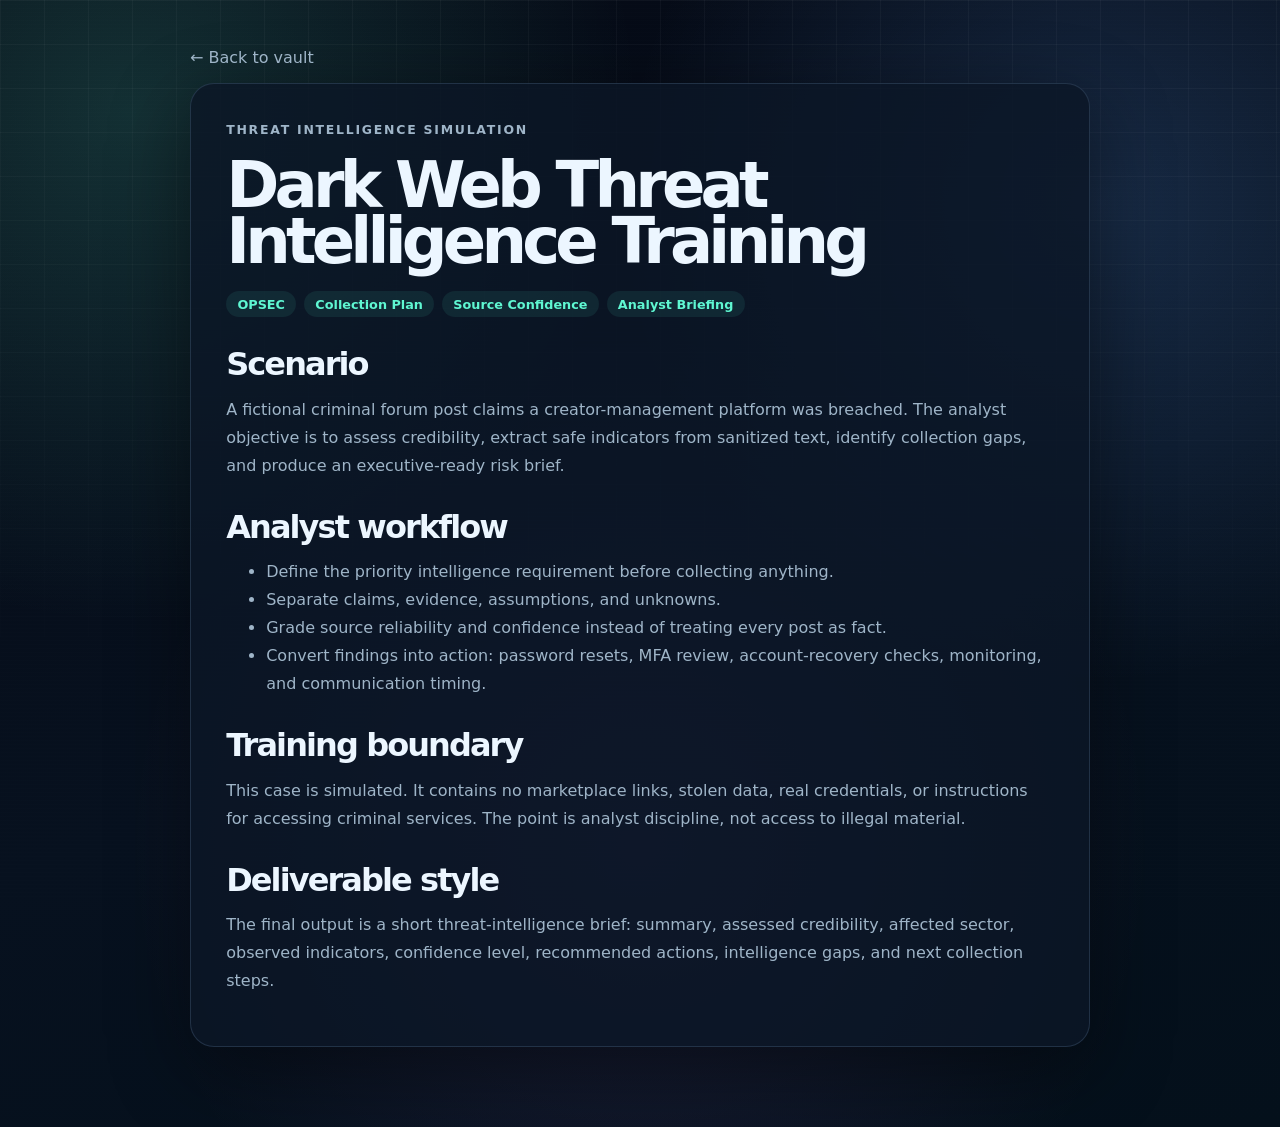
<file: vault/reports/dark-web-training.html>
<!doctype html>
<html lang="en">
<head>
  <meta charset="utf-8" />
  <meta name="viewport" content="width=device-width, initial-scale=1" />
  <meta name="theme-color" content="#07111f" />
  <title>Dark Web Threat Intelligence Training | Operator Vault</title>
  <link rel="icon" href="../../assets/favicon.svg" type="image/svg+xml" />
  <link rel="stylesheet" href="../../style.css" />
</head>
<body class="report-page">
  <main class="report-shell">
    <a class="back-link" href="../">← Back to vault</a>
    <article class="report-card">
      <p class="eyebrow">Threat Intelligence Simulation</p>
      <h1>Dark Web Threat Intelligence Training</h1>
      <div class="report-meta"><span>OPSEC</span><span>Collection Plan</span><span>Source Confidence</span><span>Analyst Briefing</span></div>

      <h2>Scenario</h2>
      <p>A fictional criminal forum post claims a creator-management platform was breached. The analyst objective is to assess credibility, extract safe indicators from sanitized text, identify collection gaps, and produce an executive-ready risk brief.</p>

      <h2>Analyst workflow</h2>
      <ul>
        <li>Define the priority intelligence requirement before collecting anything.</li>
        <li>Separate claims, evidence, assumptions, and unknowns.</li>
        <li>Grade source reliability and confidence instead of treating every post as fact.</li>
        <li>Convert findings into action: password resets, MFA review, account-recovery checks, monitoring, and communication timing.</li>
      </ul>

      <h2>Training boundary</h2>
      <p>This case is simulated. It contains no marketplace links, stolen data, real credentials, or instructions for accessing criminal services. The point is analyst discipline, not access to illegal material.</p>

      <h2>Deliverable style</h2>
      <p>The final output is a short threat-intelligence brief: summary, assessed credibility, affected sector, observed indicators, confidence level, recommended actions, intelligence gaps, and next collection steps.</p>
    </article>
  </main>
</body>
</html>
</file>
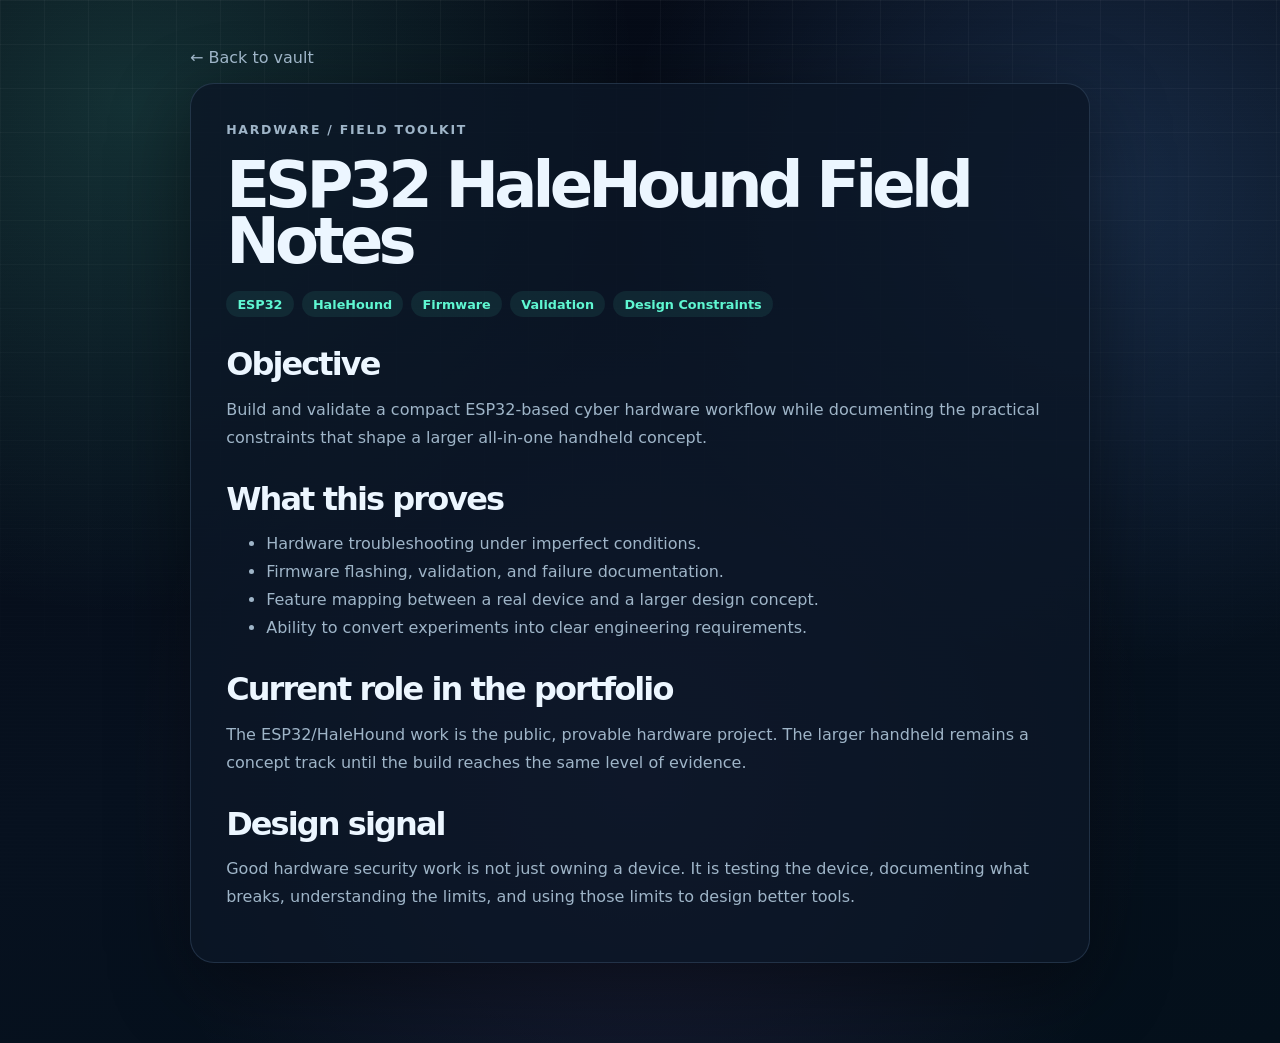
<file: vault/reports/halehound-build-log.html>
<!doctype html>
<html lang="en">
<head>
  <meta charset="utf-8" />
  <meta name="viewport" content="width=device-width, initial-scale=1" />
  <meta name="theme-color" content="#07111f" />
  <title>ESP32 HaleHound Field Notes | Operator Vault</title>
  <link rel="icon" href="../../assets/favicon.svg" type="image/svg+xml" />
  <link rel="stylesheet" href="../../style.css" />
</head>
<body class="report-page">
  <main class="report-shell">
    <a class="back-link" href="../">← Back to vault</a>
    <article class="report-card">
      <p class="eyebrow">Hardware / Field Toolkit</p>
      <h1>ESP32 HaleHound Field Notes</h1>
      <div class="report-meta"><span>ESP32</span><span>HaleHound</span><span>Firmware</span><span>Validation</span><span>Design Constraints</span></div>

      <h2>Objective</h2>
      <p>Build and validate a compact ESP32-based cyber hardware workflow while documenting the practical constraints that shape a larger all-in-one handheld concept.</p>

      <h2>What this proves</h2>
      <ul>
        <li>Hardware troubleshooting under imperfect conditions.</li>
        <li>Firmware flashing, validation, and failure documentation.</li>
        <li>Feature mapping between a real device and a larger design concept.</li>
        <li>Ability to convert experiments into clear engineering requirements.</li>
      </ul>

      <h2>Current role in the portfolio</h2>
      <p>The ESP32/HaleHound work is the public, provable hardware project. The larger handheld remains a concept track until the build reaches the same level of evidence.</p>

      <h2>Design signal</h2>
      <p>Good hardware security work is not just owning a device. It is testing the device, documenting what breaks, understanding the limits, and using those limits to design better tools.</p>
    </article>
  </main>
</body>
</html>
</file>
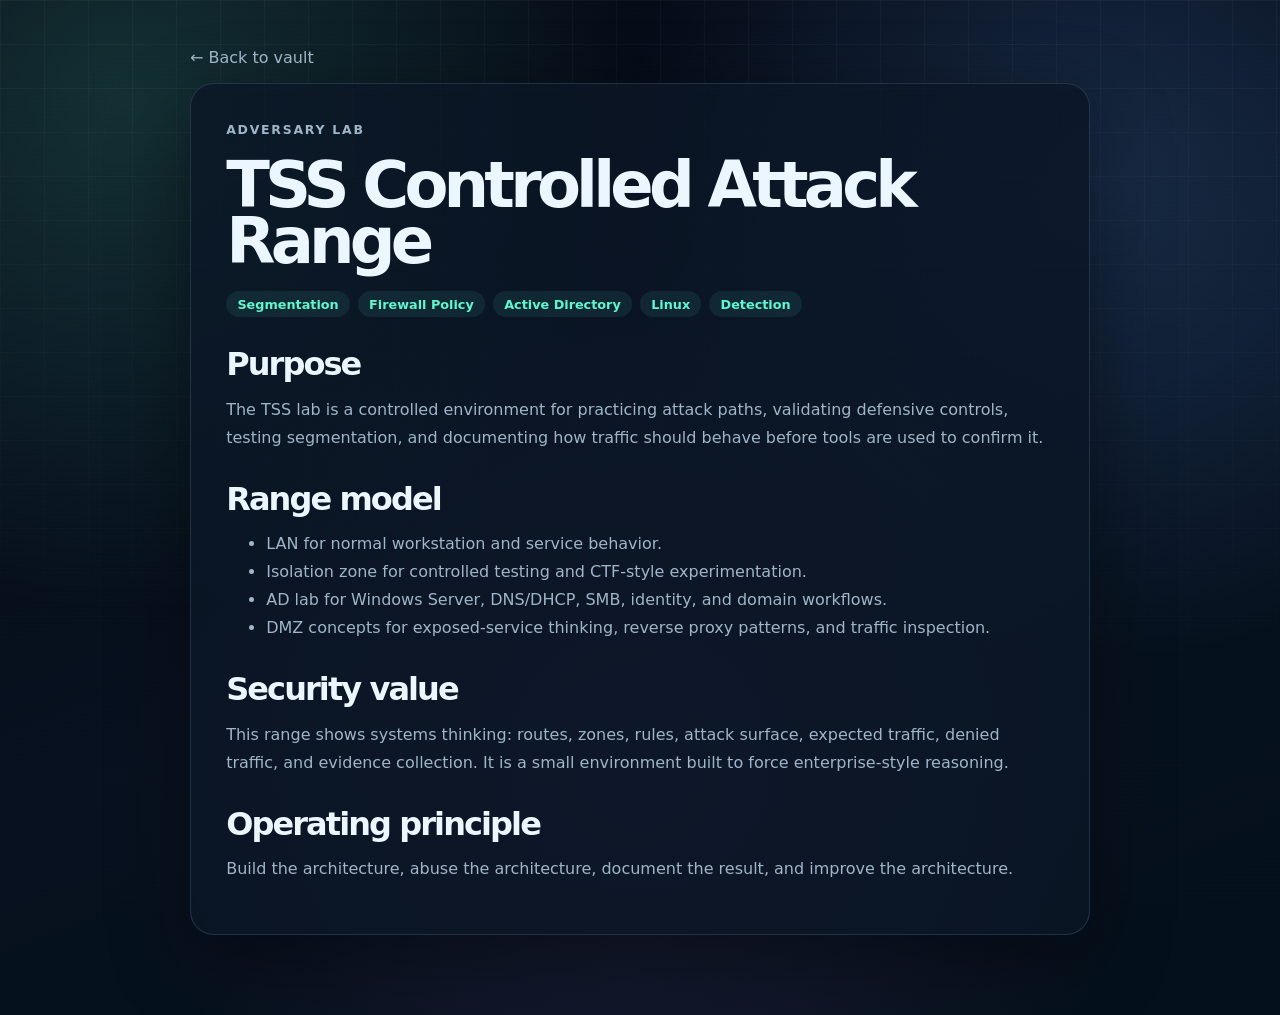
<file: vault/reports/tss-lab-evidence.html>
<!doctype html>
<html lang="en">
<head>
  <meta charset="utf-8" />
  <meta name="viewport" content="width=device-width, initial-scale=1" />
  <meta name="theme-color" content="#07111f" />
  <title>TSS Controlled Attack Range | Operator Vault</title>
  <link rel="icon" href="../../assets/favicon.svg" type="image/svg+xml" />
  <link rel="stylesheet" href="../../style.css" />
</head>
<body class="report-page">
  <main class="report-shell">
    <a class="back-link" href="../">← Back to vault</a>
    <article class="report-card">
      <p class="eyebrow">Adversary Lab</p>
      <h1>TSS Controlled Attack Range</h1>
      <div class="report-meta"><span>Segmentation</span><span>Firewall Policy</span><span>Active Directory</span><span>Linux</span><span>Detection</span></div>

      <h2>Purpose</h2>
      <p>The TSS lab is a controlled environment for practicing attack paths, validating defensive controls, testing segmentation, and documenting how traffic should behave before tools are used to confirm it.</p>

      <h2>Range model</h2>
      <ul>
        <li>LAN for normal workstation and service behavior.</li>
        <li>Isolation zone for controlled testing and CTF-style experimentation.</li>
        <li>AD lab for Windows Server, DNS/DHCP, SMB, identity, and domain workflows.</li>
        <li>DMZ concepts for exposed-service thinking, reverse proxy patterns, and traffic inspection.</li>
      </ul>

      <h2>Security value</h2>
      <p>This range shows systems thinking: routes, zones, rules, attack surface, expected traffic, denied traffic, and evidence collection. It is a small environment built to force enterprise-style reasoning.</p>

      <h2>Operating principle</h2>
      <p>Build the architecture, abuse the architecture, document the result, and improve the architecture.</p>
    </article>
  </main>
</body>
</html>
</file>
<file: style.css>
:root {
  --bg: #050914;
  --bg-2: #07111f;
  --panel: rgba(12, 23, 39, 0.78);
  --panel-strong: rgba(14, 31, 52, 0.95);
  --text: #ecf6ff;
  --muted: #9fb5c8;
  --subtle: #678095;
  --line: rgba(137, 179, 218, 0.18);
  --accent: #5ff7d2;
  --accent-2: #64a8ff;
  --accent-3: #c084fc;
  --danger: #ff5f8a;
  --shadow: 0 24px 80px rgba(0, 0, 0, 0.45);
  --radius: 24px;
  --radius-sm: 14px;
  --max: 1180px;
  /* OPERATOR VAULT CTF CLUE 03/03: password begins with receipts_or */
}

* {
  box-sizing: border-box;
}

html {
  scroll-behavior: smooth;
}

body {
  margin: 0;
  min-height: 100vh;
  font-family: ui-sans-serif, system-ui, -apple-system, BlinkMacSystemFont, "Segoe UI", sans-serif;
  color: var(--text);
  background:
    radial-gradient(circle at 10% 10%, rgba(95, 247, 210, 0.16), transparent 32rem),
    radial-gradient(circle at 86% 18%, rgba(100, 168, 255, 0.18), transparent 30rem),
    radial-gradient(circle at 50% 75%, rgba(192, 132, 252, 0.12), transparent 32rem),
    linear-gradient(160deg, var(--bg), var(--bg-2) 55%, #04101b);
  overflow-x: hidden;
}

body::before {
  content: "";
  position: fixed;
  inset: 0;
  pointer-events: none;
  background-image:
    linear-gradient(rgba(255,255,255,0.035) 1px, transparent 1px),
    linear-gradient(90deg, rgba(255,255,255,0.035) 1px, transparent 1px);
  background-size: 44px 44px;
  mask-image: linear-gradient(to bottom, black, transparent 85%);
  z-index: -2;
}

body::after {
  content: "";
  position: fixed;
  inset: 0;
  pointer-events: none;
  background: repeating-linear-gradient(
    to bottom,
    rgba(255,255,255,0.025),
    rgba(255,255,255,0.025) 1px,
    transparent 1px,
    transparent 4px
  );
  mix-blend-mode: overlay;
  opacity: 0.24;
  z-index: -1;
}

a {
  color: inherit;
  text-decoration: none;
}

button {
  font: inherit;
}

.skip-link {
  position: absolute;
  left: 1rem;
  top: -4rem;
  z-index: 1000;
  padding: 0.75rem 1rem;
  background: var(--accent);
  color: #00130e;
  border-radius: 999px;
  transition: top 180ms ease;
}

.skip-link:focus {
  top: 1rem;
}

.sr-only {
  position: absolute;
  width: 1px;
  height: 1px;
  padding: 0;
  margin: -1px;
  overflow: hidden;
  clip: rect(0, 0, 0, 0);
  white-space: nowrap;
  border: 0;
}

.site-shell {
  width: min(100% - 32px, var(--max));
  margin: 0 auto;
}

.site-header {
  position: sticky;
  top: 16px;
  z-index: 900;
  display: flex;
  align-items: center;
  justify-content: space-between;
  gap: 1rem;
  margin-top: 16px;
  padding: 0.75rem;
  border: 1px solid var(--line);
  border-radius: 999px;
  background: rgba(5, 12, 22, 0.72);
  backdrop-filter: blur(18px);
  box-shadow: 0 12px 40px rgba(0,0,0,0.28);
}

.brand {
  display: inline-flex;
  align-items: center;
  gap: 0.75rem;
  min-width: 0;
}

.brand-mark {
  display: grid;
  place-items: center;
  width: 44px;
  height: 44px;
  flex: 0 0 44px;
  border-radius: 50%;
  color: #00130e;
  font-weight: 900;
  letter-spacing: -0.08em;
  background: linear-gradient(135deg, var(--accent), var(--accent-2));
  box-shadow: 0 0 28px rgba(95, 247, 210, 0.34);
}

.brand-copy {
  display: grid;
  line-height: 1.1;
}

.brand-name {
  font-size: 0.95rem;
  font-weight: 800;
}

.brand-line {
  color: var(--muted);
  font-size: 0.76rem;
}

.site-nav {
  display: flex;
  align-items: center;
  gap: 0.25rem;
}

.site-nav a {
  color: var(--muted);
  font-size: 0.92rem;
  padding: 0.72rem 0.95rem;
  border-radius: 999px;
  transition: color 180ms ease, background 180ms ease;
}

.site-nav a:hover,
.site-nav a:focus-visible {
  color: var(--text);
  background: rgba(255,255,255,0.07);
  outline: none;
}

.site-nav .nav-cta {
  color: #021310;
  background: var(--accent);
  font-weight: 800;
}

.site-nav .nav-cta:hover,
.site-nav .nav-cta:focus-visible {
  color: #021310;
  background: #8fffe2;
}

.nav-toggle {
  display: none;
  width: 44px;
  height: 44px;
  border: 1px solid var(--line);
  border-radius: 50%;
  background: rgba(255,255,255,0.04);
  color: var(--text);
}

.nav-toggle span:not(.sr-only) {
  display: block;
  width: 18px;
  height: 2px;
  margin: 4px auto;
  background: currentColor;
  border-radius: 999px;
}

.section {
  padding: 96px 0;
}

.section-grid {
  display: grid;
  grid-template-columns: minmax(0, 1fr) minmax(320px, 0.82fr);
  gap: clamp(2rem, 6vw, 5rem);
  align-items: center;
}

.hero {
  min-height: calc(100vh - 88px);
  padding: 74px 0 64px;
}

.eyebrow {
  display: inline-flex;
  align-items: center;
  gap: 0.5rem;
  margin: 0 0 1rem;
  color: var(--accent);
  font-size: 0.78rem;
  font-weight: 900;
  letter-spacing: 0.14em;
  text-transform: uppercase;
}

.pulse-dot {
  width: 0.62rem;
  height: 0.62rem;
  border-radius: 999px;
  background: var(--accent);
  box-shadow: 0 0 0 0 rgba(95, 247, 210, 0.62);
  animation: pulse 1.7s infinite;
}

@keyframes pulse {
  70% { box-shadow: 0 0 0 12px rgba(95, 247, 210, 0); }
  100% { box-shadow: 0 0 0 0 rgba(95, 247, 210, 0); }
}

h1, h2, h3, p {
  margin-top: 0;
}

h1 {
  max-width: 920px;
  margin-bottom: 1.35rem;
  font-size: clamp(3rem, 8vw, 6.85rem);
  line-height: 0.88;
  letter-spacing: -0.075em;
}

h2 {
  margin-bottom: 1rem;
  font-size: clamp(2rem, 4.8vw, 4.45rem);
  line-height: 0.95;
  letter-spacing: -0.06em;
}

h3 {
  margin-bottom: 0.75rem;
  font-size: 1.18rem;
  letter-spacing: -0.025em;
}

.hero-lede,
.section-heading p,
.contact-card p {
  max-width: 760px;
  color: var(--muted);
  font-size: clamp(1rem, 2vw, 1.18rem);
  line-height: 1.75;
}

.hero-actions,
.contact-actions {
  display: flex;
  flex-wrap: wrap;
  gap: 0.9rem;
  margin: 2rem 0;
}

.button {
  display: inline-flex;
  align-items: center;
  justify-content: center;
  min-height: 48px;
  padding: 0.85rem 1.15rem;
  border-radius: 999px;
  border: 1px solid var(--line);
  font-weight: 850;
  transition: transform 180ms ease, border-color 180ms ease, background 180ms ease, box-shadow 180ms ease;
}

.button:hover,
.button:focus-visible {
  transform: translateY(-2px);
  outline: none;
}

.button-primary {
  color: #021310;
  background: linear-gradient(135deg, var(--accent), #9fffe6);
  box-shadow: 0 16px 42px rgba(95, 247, 210, 0.18);
}

.button-ghost {
  color: var(--text);
  background: rgba(255,255,255,0.045);
}

.button-ghost:hover,
.button-ghost:focus-visible {
  border-color: rgba(95, 247, 210, 0.5);
  background: rgba(95, 247, 210, 0.08);
}

.trust-row {
  display: flex;
  flex-wrap: wrap;
  gap: 0.6rem;
  color: var(--muted);
}

.trust-row span {
  padding: 0.45rem 0.7rem;
  border: 1px solid var(--line);
  border-radius: 999px;
  background: rgba(255,255,255,0.035);
  font-size: 0.82rem;
}

.hero-panel {
  min-height: 520px;
  display: grid;
  place-items: center;
}

.orbital-card {
  position: relative;
  width: min(100%, 520px);
  aspect-ratio: 1;
  display: grid;
  place-items: center;
}

.orbit {
  position: absolute;
  inset: 6%;
  border: 1px solid rgba(95, 247, 210, 0.25);
  border-radius: 40% 60% 52% 48%;
  animation: rotate 18s linear infinite;
}

.orbit-two {
  inset: 14%;
  border-color: rgba(100, 168, 255, 0.26);
  border-radius: 58% 42% 48% 52%;
  animation-duration: 12s;
  animation-direction: reverse;
}

@keyframes rotate {
  to { transform: rotate(360deg); }
}

.operator-card {
  position: relative;
  width: min(92%, 430px);
  min-height: 400px;
  padding: 1.1rem;
  border: 1px solid var(--line);
  border-radius: 32px;
  background:
    linear-gradient(180deg, rgba(255,255,255,0.09), transparent 42%),
    rgba(8, 20, 35, 0.8);
  box-shadow: var(--shadow), inset 0 1px rgba(255,255,255,0.08);
  backdrop-filter: blur(18px);
  overflow: hidden;
}

.operator-card::before {
  content: "";
  position: absolute;
  inset: -40%;
  background: conic-gradient(from 90deg, transparent, rgba(95,247,210,0.12), transparent, rgba(100,168,255,0.12), transparent);
  animation: rotate 20s linear infinite;
  z-index: -1;
}

.operator-topline {
  display: flex;
  align-items: center;
  gap: 0.55rem;
  color: var(--muted);
  font-size: 0.86rem;
  margin-bottom: 1rem;
}

.status-light {
  width: 0.7rem;
  height: 0.7rem;
  border-radius: 50%;
  background: var(--accent);
  box-shadow: 0 0 18px rgba(95,247,210,0.7);
}

.terminal-window {
  border: 1px solid rgba(95,247,210,0.18);
  border-radius: 22px;
  background: rgba(1, 6, 12, 0.8);
  overflow: hidden;
}

.terminal-bar {
  display: flex;
  gap: 0.42rem;
  padding: 0.85rem;
  border-bottom: 1px solid rgba(255,255,255,0.08);
}

.terminal-bar span {
  width: 0.68rem;
  height: 0.68rem;
  border-radius: 50%;
  background: var(--subtle);
}

.terminal-bar span:nth-child(1) { background: var(--danger); }
.terminal-bar span:nth-child(2) { background: #ffd166; }
.terminal-bar span:nth-child(3) { background: var(--accent); }

pre {
  margin: 0;
  min-height: 176px;
  padding: 1rem;
  color: #bdfced;
  font: 500 0.91rem/1.75 ui-monospace, SFMono-Regular, Menlo, Monaco, Consolas, monospace;
  white-space: pre-wrap;
}

.signal-grid {
  display: grid;
  grid-template-columns: repeat(4, 1fr);
  gap: 0.7rem;
  margin-top: 1rem;
}

.signal-grid span {
  height: 50px;
  border: 1px solid rgba(255,255,255,0.09);
  border-radius: 16px;
  background:
    radial-gradient(circle at 30% 30%, rgba(95,247,210,0.18), transparent 55%),
    rgba(255,255,255,0.035);
}

.strip {
  display: grid;
  grid-template-columns: repeat(4, 1fr);
  gap: 1rem;
  padding: 1rem;
  border: 1px solid var(--line);
  border-radius: var(--radius);
  background: rgba(255,255,255,0.04);
  box-shadow: var(--shadow);
}

.metrics article {
  padding: 1.1rem;
  border-radius: 18px;
  background: rgba(255,255,255,0.04);
}

.metrics strong {
  display: block;
  margin-bottom: 0.35rem;
  font-size: clamp(1.8rem, 4vw, 3rem);
  line-height: 1;
  letter-spacing: -0.055em;
}

.metrics span {
  color: var(--muted);
  font-size: 0.9rem;
  line-height: 1.45;
}

.section-heading.narrow {
  max-width: 880px;
  margin: 0 auto 2rem;
  text-align: center;
}

.timeline {
  position: relative;
  display: grid;
  gap: 1rem;
}

.timeline::before {
  content: "";
  position: absolute;
  left: 1.1rem;
  top: 1rem;
  bottom: 1rem;
  width: 1px;
  background: linear-gradient(var(--accent), var(--accent-2), transparent);
}

.timeline-item {
  position: relative;
  padding: 1.3rem 1.3rem 1.3rem 3.2rem;
  border: 1px solid var(--line);
  border-radius: var(--radius-sm);
  background: var(--panel);
  backdrop-filter: blur(14px);
}

.timeline-item::before {
  content: "";
  position: absolute;
  left: 0.82rem;
  top: 1.5rem;
  width: 0.62rem;
  height: 0.62rem;
  border-radius: 50%;
  background: var(--accent);
  box-shadow: 0 0 18px rgba(95,247,210,0.55);
}

.timeline-kicker,
.card-topline,
.briefing-list span {
  color: var(--accent);
  font-size: 0.74rem;
  font-weight: 900;
  letter-spacing: 0.12em;
  text-transform: uppercase;
}

.timeline-item p,
.project-card p,
.project-card li,
.capability-grid p,
.briefing-list em,
.site-footer {
  color: var(--muted);
  line-height: 1.65;
}

.project-filters {
  display: flex;
  flex-wrap: wrap;
  justify-content: center;
  gap: 0.7rem;
  margin: 2rem 0;
}

.chip {
  border: 1px solid var(--line);
  border-radius: 999px;
  padding: 0.68rem 0.95rem;
  color: var(--muted);
  background: rgba(255,255,255,0.04);
  cursor: pointer;
  transition: border-color 180ms ease, background 180ms ease, color 180ms ease, transform 180ms ease;
}

.chip:hover,
.chip:focus-visible,
.chip.is-active {
  color: var(--text);
  border-color: rgba(95,247,210,0.55);
  background: rgba(95,247,210,0.1);
  outline: none;
  transform: translateY(-1px);
}

.project-grid,
.capability-grid {
  display: grid;
  grid-template-columns: repeat(3, 1fr);
  gap: 1rem;
}

.project-card,
.capability-grid article {
  position: relative;
  min-height: 100%;
  padding: 1.35rem;
  border: 1px solid var(--line);
  border-radius: var(--radius);
  background:
    linear-gradient(180deg, rgba(255,255,255,0.07), transparent 45%),
    var(--panel);
  box-shadow: 0 12px 42px rgba(0,0,0,0.22);
  overflow: hidden;
  transition: transform 180ms ease, border-color 180ms ease, opacity 180ms ease;
}

.project-card::after,
.capability-grid article::after {
  content: "";
  position: absolute;
  inset: auto -20% -40% 28%;
  height: 150px;
  background: radial-gradient(circle, rgba(95,247,210,0.12), transparent 70%);
  pointer-events: none;
}

.project-card:hover,
.capability-grid article:hover {
  transform: translateY(-4px);
  border-color: rgba(95,247,210,0.45);
}

.project-card.is-hidden {
  display: none;
}

.card-topline {
  display: flex;
  justify-content: space-between;
  gap: 1rem;
  margin-bottom: 1.15rem;
}

.project-card ul {
  margin: 1rem 0 1.1rem;
  padding-left: 1.1rem;
}

.text-button {
  display: inline-flex;
  color: var(--accent);
  border: 0;
  padding: 0;
  background: transparent;
  font-weight: 900;
  cursor: pointer;
}

.text-button::after {
  content: " →";
  transition: transform 160ms ease;
}

.text-button:hover::after,
.text-button:focus-visible::after {
  transform: translateX(3px);
}

.lab-map {
  padding: 1.3rem;
  border: 1px solid var(--line);
  border-radius: 32px;
  background: rgba(255,255,255,0.045);
  box-shadow: var(--shadow);
}

.map-node {
  display: grid;
  place-items: center;
  min-height: 92px;
  padding: 1rem;
  border: 1px solid rgba(95,247,210,0.24);
  border-radius: 22px;
  background:
    radial-gradient(circle at 50% 0, rgba(95,247,210,0.16), transparent 58%),
    rgba(4, 12, 22, 0.74);
  text-align: center;
  font-weight: 900;
}

.map-node span,
.branch small {
  color: var(--muted);
  font-size: 0.82rem;
  font-weight: 600;
}

.internet {
  border-color: rgba(100,168,255,0.34);
}

.firewall {
  border-color: rgba(255,209,102,0.35);
}

.map-line {
  width: 2px;
  height: 48px;
  margin: 0.6rem auto;
  background: linear-gradient(var(--accent-2), var(--accent));
}

.map-branches {
  display: grid;
  grid-template-columns: repeat(4, 1fr);
  gap: 0.85rem;
  margin-top: 1rem;
}

.branch {
  display: grid;
  gap: 0.7rem;
}

.branch small {
  text-align: center;
  line-height: 1.35;
}

.capability-grid article {
  min-height: 240px;
}

.cap-icon {
  display: inline-grid;
  place-items: center;
  width: 46px;
  height: 46px;
  margin-bottom: 1rem;
  border-radius: 16px;
  color: #021310;
  background: var(--accent);
  font-weight: 950;
}

.briefing-list {
  display: grid;
  gap: 1rem;
}

.briefing-list a {
  display: grid;
  gap: 0.35rem;
  padding: 1.25rem;
  border: 1px solid var(--line);
  border-radius: var(--radius-sm);
  background: var(--panel);
  transition: transform 180ms ease, border-color 180ms ease;
}

.briefing-list a:hover,
.briefing-list a:focus-visible {
  transform: translateY(-3px);
  border-color: rgba(95,247,210,0.5);
  outline: none;
}

.briefing-list strong {
  font-size: 1.12rem;
}

.briefing-list em {
  font-style: normal;
}



.vault-section {
  padding-top: 32px;
}

.vault-card {
  position: relative;
  display: grid;
  grid-template-columns: minmax(0, 1.05fr) minmax(280px, 0.95fr);
  gap: 1.4rem;
  padding: clamp(1.2rem, 3vw, 2rem);
  border: 1px solid rgba(95, 247, 210, 0.22);
  border-radius: var(--radius);
  background:
    linear-gradient(135deg, rgba(95, 247, 210, 0.12), transparent 28%),
    linear-gradient(140deg, rgba(14, 31, 52, 0.92), rgba(8, 15, 27, 0.86));
  box-shadow: var(--shadow);
  overflow: hidden;
}

.vault-card::before {
  content: "LOCKED // INSPECT // VERIFY";
  position: absolute;
  right: -3.2rem;
  top: 1.25rem;
  transform: rotate(35deg);
  padding: 0.45rem 4rem;
  border: 1px solid rgba(95, 247, 210, 0.22);
  background: rgba(95, 247, 210, 0.08);
  color: rgba(236, 246, 255, 0.38);
  font-size: 0.68rem;
  letter-spacing: 0.18em;
  font-weight: 800;
}

.vault-copy,
.vault-login,
.vault-unlocked {
  position: relative;
  z-index: 1;
}

.vault-copy p {
  color: var(--muted);
  line-height: 1.7;
  max-width: 62ch;
}

.vault-warning {
  border-left: 3px solid var(--accent);
  padding-left: 1rem;
  color: #cfe3f4 !important;
}

.vault-login {
  display: grid;
  gap: 1rem;
  align-self: center;
  padding: 1rem;
  border: 1px solid var(--line);
  border-radius: var(--radius-sm);
  background: rgba(5, 9, 20, 0.54);
}

.vault-login label {
  display: grid;
  gap: 0.45rem;
  color: var(--muted);
  font-size: 0.82rem;
  font-weight: 800;
  letter-spacing: 0.08em;
  text-transform: uppercase;
}

.vault-login input {
  width: 100%;
  padding: 0.9rem 1rem;
  border: 1px solid rgba(137, 179, 218, 0.22);
  border-radius: 14px;
  color: var(--text);
  background: rgba(3, 8, 17, 0.72);
  outline: none;
}

.vault-login input:focus {
  border-color: rgba(95, 247, 210, 0.72);
  box-shadow: 0 0 0 4px rgba(95, 247, 210, 0.11);
}

.vault-message {
  min-height: 2.2rem;
  margin: 0;
  color: var(--muted);
  font-size: 0.9rem;
  line-height: 1.55;
}

.vault-unlocked {
  grid-column: 1 / -1;
  display: flex;
  align-items: center;
  justify-content: space-between;
  gap: 1rem;
  margin-top: 0.8rem;
  padding: 1rem;
  border: 1px solid rgba(95, 247, 210, 0.28);
  border-radius: var(--radius-sm);
  background: rgba(95, 247, 210, 0.08);
}

.vault-unlocked[hidden] {
  display: none;
}

.vault-unlocked strong {
  display: inline-flex;
  align-items: center;
  gap: 0.5rem;
  margin-bottom: 0.2rem;
}

.vault-unlocked p {
  margin: 0;
  color: var(--muted);
}

.vault-page {
  min-height: 100vh;
}

.vault-hero {
  padding: 80px 0 24px;
}

.vault-lock-panel,
.vault-content-panel {
  border: 1px solid var(--line);
  border-radius: var(--radius);
  background: rgba(12, 23, 39, 0.78);
  box-shadow: var(--shadow);
  padding: clamp(1.2rem, 4vw, 2rem);
}

.vault-lock-panel {
  max-width: 760px;
  margin: 0 auto;
}

.vault-report-grid {
  display: grid;
  grid-template-columns: repeat(3, minmax(0, 1fr));
  gap: 1rem;
  margin-top: 1.5rem;
}

.vault-report-card {
  display: grid;
  gap: 0.75rem;
  min-height: 240px;
  padding: 1.15rem;
  border: 1px solid var(--line);
  border-radius: var(--radius-sm);
  background:
    linear-gradient(180deg, rgba(255,255,255,0.045), transparent),
    rgba(5, 9, 20, 0.56);
  transition: transform 180ms ease, border-color 180ms ease, background 180ms ease;
}

.vault-report-card:hover {
  transform: translateY(-4px);
  border-color: rgba(95, 247, 210, 0.45);
  background: rgba(12, 23, 39, 0.86);
}

.vault-report-card span {
  width: max-content;
  padding: 0.25rem 0.55rem;
  border: 1px solid rgba(95, 247, 210, 0.2);
  border-radius: 999px;
  color: var(--accent);
  font-size: 0.72rem;
  font-weight: 800;
  letter-spacing: 0.08em;
  text-transform: uppercase;
}

.vault-report-card h3 {
  margin: 0;
  font-size: 1.15rem;
}

.vault-report-card p {
  margin: 0;
  color: var(--muted);
  line-height: 1.65;
}

.vault-report-card em {
  align-self: end;
  color: #d9ebff;
  font-style: normal;
  font-weight: 800;
}

.report-page {
  min-height: 100vh;
}

.report-shell {
  width: min(100% - 32px, 900px);
  margin: 0 auto;
  padding: 48px 0 80px;
}

.report-card {
  border: 1px solid var(--line);
  border-radius: var(--radius);
  background: rgba(12, 23, 39, 0.82);
  box-shadow: var(--shadow);
  padding: clamp(1.2rem, 4vw, 2.2rem);
}

.report-card h1 {
  font-size: clamp(2.2rem, 8vw, 4rem);
}

.report-card h2 {
  margin-top: 2rem;
  font-size: clamp(1.35rem, 4vw, 2rem);
}

.report-card p,
.report-card li {
  color: var(--muted);
  line-height: 1.75;
}

.report-card code {
  padding: 0.12rem 0.38rem;
  border: 1px solid var(--line);
  border-radius: 7px;
  color: var(--accent);
  background: rgba(5, 9, 20, 0.78);
}

.report-meta {
  display: flex;
  flex-wrap: wrap;
  gap: 0.5rem;
  margin: 1rem 0 1.5rem;
}

.report-meta span {
  padding: 0.35rem 0.7rem;
  border-radius: 999px;
  background: rgba(95, 247, 210, 0.08);
  color: var(--accent);
  font-size: 0.8rem;
  font-weight: 800;
}

.back-link {
  display: inline-flex;
  margin-bottom: 1rem;
  color: var(--muted);
}

.back-link:hover {
  color: var(--text);
}

.contact-section {
  padding-top: 60px;
}

.contact-card {
  padding: clamp(1.4rem, 5vw, 4rem);
  border: 1px solid rgba(95,247,210,0.24);
  border-radius: 36px;
  background:
    radial-gradient(circle at 20% 20%, rgba(95,247,210,0.14), transparent 34%),
    radial-gradient(circle at 82% 12%, rgba(100,168,255,0.14), transparent 34%),
    rgba(255,255,255,0.05);
  box-shadow: var(--shadow);
}

.site-footer {
  display: flex;
  align-items: center;
  justify-content: space-between;
  gap: 1rem;
  padding: 32px 0 48px;
  font-size: 0.9rem;
}

.site-footer p {
  margin: 0;
}

.site-footer a {
  color: var(--accent);
  font-weight: 800;
}

.modal {
  position: fixed;
  inset: 0;
  z-index: 1200;
  display: none;
  padding: 1rem;
}

.modal.is-open {
  display: grid;
  place-items: center;
}

.modal-backdrop {
  position: absolute;
  inset: 0;
  background: rgba(0,0,0,0.68);
  backdrop-filter: blur(10px);
}

.modal-panel {
  position: relative;
  width: min(100%, 860px);
  max-height: min(86vh, 780px);
  overflow: auto;
  padding: clamp(1.3rem, 4vw, 2.4rem);
  border: 1px solid rgba(95,247,210,0.3);
  border-radius: 28px;
  background: var(--panel-strong);
  box-shadow: var(--shadow);
}

.modal-close {
  position: absolute;
  right: 1rem;
  top: 1rem;
  width: 40px;
  height: 40px;
  border: 1px solid var(--line);
  border-radius: 50%;
  color: var(--text);
  background: rgba(255,255,255,0.05);
  cursor: pointer;
}

.modal-panel p {
  color: var(--muted);
  line-height: 1.75;
}

.modal-meta {
  display: flex;
  flex-wrap: wrap;
  gap: 0.55rem;
  margin-top: 1.2rem;
}

.modal-meta span {
  padding: 0.45rem 0.7rem;
  border: 1px solid var(--line);
  border-radius: 999px;
  color: var(--muted);
  font-size: 0.82rem;
}


.modal-evidence {
  display: grid;
  grid-template-columns: repeat(2, minmax(0, 1fr));
  gap: 0.85rem;
  margin-top: 1.35rem;
}

.evidence-card {
  display: grid;
  gap: 0.45rem;
  padding: 0.72rem;
  border: 1px solid var(--line);
  border-radius: 18px;
  background: rgba(255,255,255,0.04);
  transition: transform 180ms ease, border-color 180ms ease;
}

.evidence-card:hover,
.evidence-card:focus-visible {
  transform: translateY(-2px);
  border-color: rgba(95,247,210,0.48);
  outline: none;
}

.evidence-card img {
  width: 100%;
  aspect-ratio: 16 / 9;
  object-fit: cover;
  border-radius: 13px;
  border: 1px solid rgba(255,255,255,0.08);
  background: rgba(0,0,0,0.18);
}

.evidence-card strong {
  color: var(--text);
  font-size: 0.95rem;
}

.evidence-card span {
  color: var(--muted);
  font-size: 0.82rem;
  line-height: 1.45;
}

.evidence-document {
  min-height: 190px;
  align-content: center;
}

.document-icon {
  display: inline-grid;
  place-items: center;
  width: 58px;
  height: 58px;
  border-radius: 18px;
  color: #021310 !important;
  background: var(--accent);
  font-weight: 950;
}

.modal-actions {
  display: flex;
  flex-wrap: wrap;
  gap: 0.75rem;
  margin-top: 1.2rem;
}

.is-disabled {
  opacity: 0.48;
  pointer-events: none;
}

[data-reveal] {
  opacity: 0;
  transform: translateY(18px);
  transition: opacity 600ms ease, transform 600ms ease;
}

[data-reveal].is-visible {
  opacity: 1;
  transform: translateY(0);
}

@media (prefers-reduced-motion: reduce) {
  *, *::before, *::after {
    animation-duration: 0.001ms !important;
    animation-iteration-count: 1 !important;
    scroll-behavior: auto !important;
    transition-duration: 0.001ms !important;
  }
}

@media (max-width: 960px) {
  .site-shell {
    width: min(100% - 24px, var(--max));
  }

  .section-grid,
  .project-grid,
  .capability-grid {
    grid-template-columns: 1fr;
  }

  .hero {
    min-height: auto;
    padding-top: 56px;
  }

  .hero-panel {
    min-height: 420px;
  }

  .strip {
    grid-template-columns: repeat(2, 1fr);
  }

  .map-branches {
    grid-template-columns: 1fr;
  }
}

@media (max-width: 760px) {
  .vault-card { grid-template-columns: 1fr; }
  .vault-unlocked { flex-direction: column; align-items: stretch; }
  .vault-report-grid { grid-template-columns: 1fr; }
  .modal-evidence {
    grid-template-columns: 1fr;
  }

  .site-header {
    top: 8px;
    border-radius: 28px;
  }

  .brand-line {
    display: none;
  }

  .nav-toggle {
    display: block;
  }

  .site-nav {
    position: absolute;
    left: 0;
    right: 0;
    top: calc(100% + 0.6rem);
    display: none;
    flex-direction: column;
    align-items: stretch;
    padding: 0.75rem;
    border: 1px solid var(--line);
    border-radius: 24px;
    background: rgba(5, 12, 22, 0.96);
    box-shadow: var(--shadow);
  }

  .site-nav.is-open {
    display: flex;
  }

  .site-nav a {
    width: 100%;
  }

  .section {
    padding: 72px 0;
  }

  h1 {
    font-size: clamp(2.7rem, 17vw, 4.8rem);
  }

  h2 {
    font-size: clamp(2rem, 11vw, 3.4rem);
  }

  .hero-actions,
  .contact-actions {
    flex-direction: column;
  }

  .button {
    width: 100%;
  }

  .strip {
    grid-template-columns: 1fr;
  }

  .operator-card {
    width: 100%;
    min-height: auto;
  }

  .orbital-card {
    width: 100%;
    aspect-ratio: auto;
  }

  .orbit {
    display: none;
  }

  .site-footer {
    align-items: flex-start;
    flex-direction: column;
  }
}

@media (max-width: 420px) {
  .site-shell {
    width: min(100% - 18px, var(--max));
  }

  .brand-name {
    max-width: 160px;
    overflow: hidden;
    text-overflow: ellipsis;
    white-space: nowrap;
  }

  .signal-grid {
    grid-template-columns: repeat(3, 1fr);
  }

  .project-card,
  .capability-grid article,
  .timeline-item {
    padding: 1.1rem;
  }

  .timeline-item {
    padding-left: 2.6rem;
  }
}

.lab-section.section-grid {
  grid-template-columns: minmax(0, 0.78fr) minmax(560px, 1.22fr);
}

.lab-map {
  overflow: hidden;
}

.map-node,
.branch {
  min-width: 0;
}

.map-node {
  line-height: 1.3;
}

.map-branches {
  grid-template-columns: repeat(2, minmax(0, 1fr));
}

.branch small {
  max-width: 22ch;
  margin-inline: auto;
}

@media (min-width: 1120px) {
  .map-branches {
    grid-template-columns: repeat(4, minmax(0, 1fr));
  }
}

@media (max-width: 920px) {
  .lab-section.section-grid {
    grid-template-columns: 1fr;
  }

  .map-branches {
    grid-template-columns: repeat(2, minmax(0, 1fr));
  }
}

@media (max-width: 560px) {
  .lab-map {
    padding: 1rem;
    border-radius: 24px;
  }

  .map-branches {
    grid-template-columns: 1fr;
  }

  .map-node {
    min-height: 84px;
    padding: 0.85rem;
  }
}
</file>
